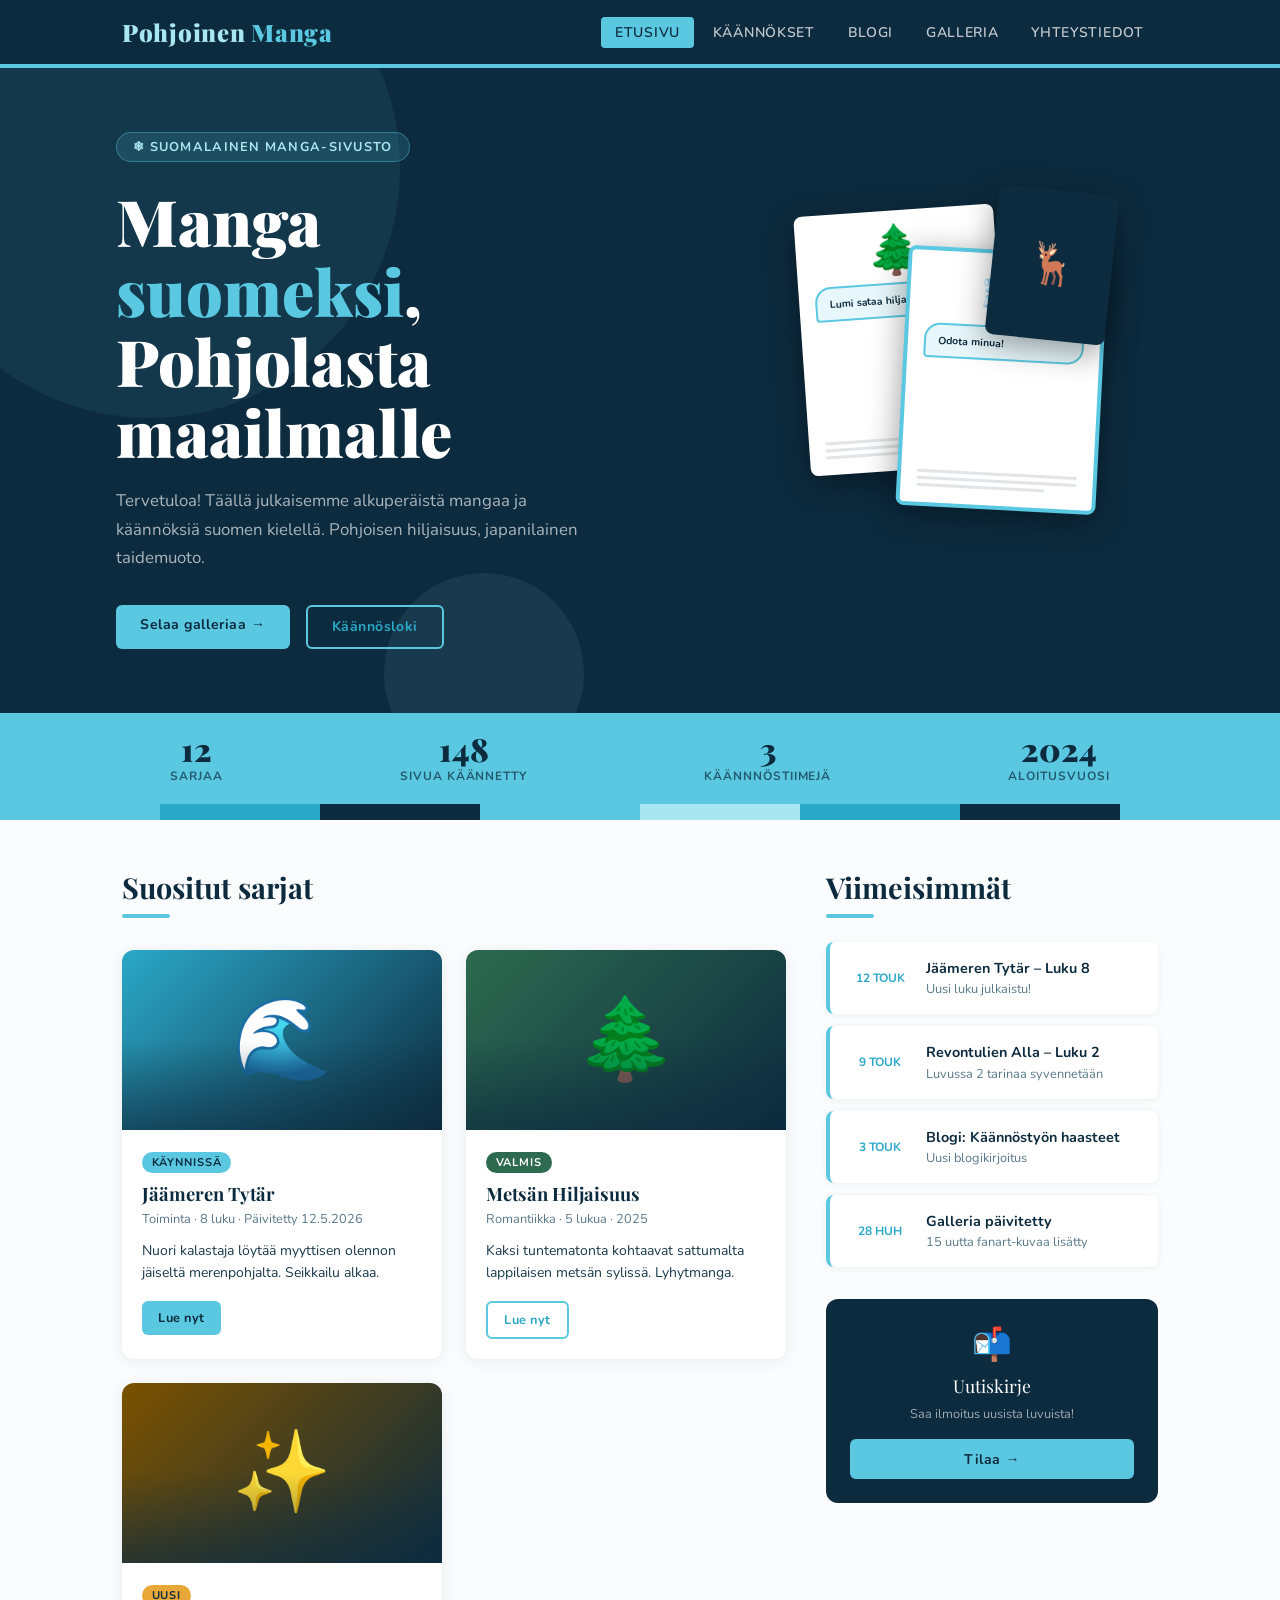
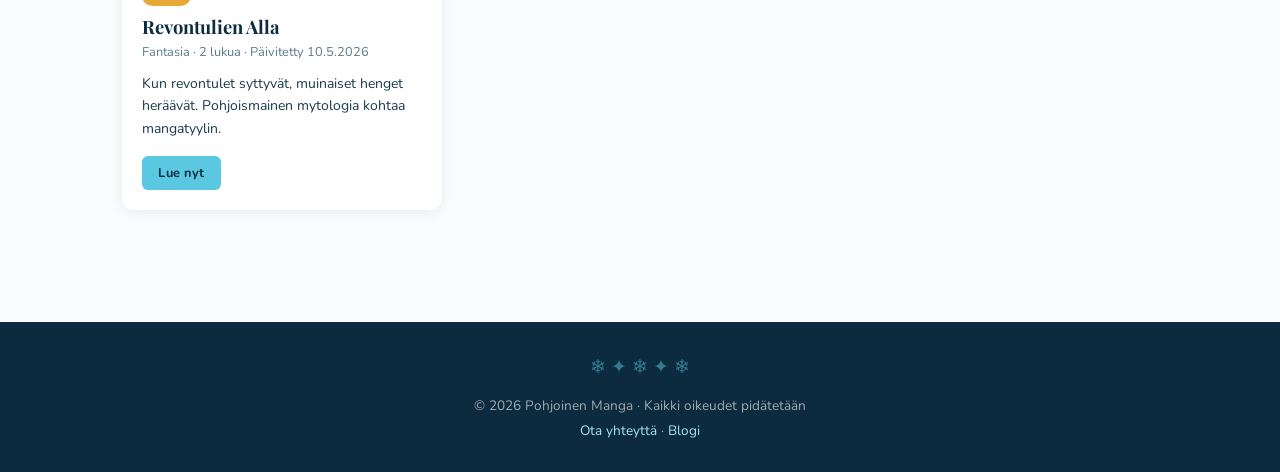
<file: index.html>
<!DOCTYPE html>
<html lang="fi">
<head>
  <meta charset="UTF-8" />
  <meta name="viewport" content="width=device-width, initial-scale=1.0" />
  <title>Pohjoinen Manga – Suomalainen Manga-sivusto</title>
  <link rel="stylesheet" href="style.css" />
  <style>
    /* ===== HOME-SPECIFIC ===== */
    .hero {
      background: var(--midnight);
      min-height: 520px;
      display: grid;
      grid-template-columns: 1fr 1fr;
      align-items: center;
      gap: 2rem;
      padding: 4rem 2rem;
      max-width: 100%;
      position: relative;
      overflow: hidden;
    }

    /* Big decorative snowflake */
    .hero-bg-flake {
      position: absolute;
      right: -60px;
      top: -60px;
      width: 420px;
      height: 420px;
      opacity: 0.04;
      font-size: 420px;
      line-height: 1;
      pointer-events: none;
      user-select: none;
    }

    /* Marimekko-style circles behind text */
    .hero-bg-circle {
      position: absolute;
      border-radius: 50%;
      opacity: 0.08;
    }
    .hbc1 { width: 500px; height: 500px; background: var(--sky); top: -150px; left: -100px; }
    .hbc2 { width: 200px; height: 200px; background: var(--sky-light); bottom: -60px; left: 30%; }

    .hero-text { position: relative; padding-left: 3rem; max-width: 520px; margin: 0 auto; }

    .hero-tag {
      display: inline-flex;
      align-items: center;
      gap: 0.5rem;
      background: rgba(91,200,226,0.15);
      border: 1px solid rgba(91,200,226,0.4);
      border-radius: 20px;
      padding: 0.3rem 1rem;
      color: var(--sky-light);
      font-size: 0.8rem;
      font-weight: 700;
      letter-spacing: 0.1em;
      text-transform: uppercase;
      margin-bottom: 1.5rem;
    }

    .hero h1 {
      font-family: 'Playfair Display', serif;
      font-size: clamp(2.4rem, 5vw, 4rem);
      font-weight: 900;
      color: #fff;
      line-height: 1.1;
      margin-bottom: 1.25rem;
    }

    .hero h1 em {
      font-style: normal;
      color: var(--sky);
    }

    .hero p {
      color: rgba(255,255,255,0.65);
      font-size: 1.05rem;
      line-height: 1.7;
      margin-bottom: 2rem;
    }

    .hero-btns {
      display: flex;
      gap: 1rem;
      flex-wrap: wrap;
    }

    /* Manga showcase panel */
    .hero-visual {
      position: relative;
      display: flex;
      align-items: center;
      justify-content: center;
    }

    .manga-panel-stack {
      position: relative;
      width: 320px;
      height: 400px;
    }

    .manga-panel {
      position: absolute;
      border-radius: 8px;
      background: var(--birch);
      display: flex;
      flex-direction: column;
      align-items: center;
      justify-content: center;
      box-shadow: 0 8px 32px rgba(0,0,0,0.4);
      overflow: hidden;
    }

    .mp1 {
      width: 200px; height: 260px;
      top: 20px; left: 10px;
      background: #fff;
      transform: rotate(-4deg);
    }

    .mp2 {
      width: 200px; height: 260px;
      top: 60px; left: 110px;
      background: #fff;
      transform: rotate(3deg);
      border: 4px solid var(--sky);
    }

    .mp3 {
      width: 120px; height: 150px;
      top: 0; right: 0;
      background: var(--midnight);
      transform: rotate(6deg);
    }

    .manga-panel-inner {
      width: 100%;
      height: 100%;
      display: flex;
      flex-direction: column;
      padding: 1rem;
      gap: 0.5rem;
    }

    /* Manga panel placeholder content */
    .panel-lines {
      flex: 1;
      display: flex;
      flex-direction: column;
      justify-content: flex-end;
      gap: 4px;
    }

    .panel-line {
      height: 3px;
      background: rgba(13,43,62,0.12);
      border-radius: 2px;
    }

    .panel-line.short { width: 60%; }
    .panel-line.medium { width: 80%; }
    .panel-line.full { width: 100%; }

    .panel-bubble {
      background: var(--sky-pale);
      border: 2px solid var(--sky);
      border-radius: 16px 16px 16px 4px;
      padding: 0.5rem 0.75rem;
      font-size: 0.65rem;
      font-weight: 700;
      color: var(--midnight);
    }

    .panel-char {
      font-size: 3rem;
      line-height: 1;
      text-align: center;
    }

    /* Stats bar */
    .stats-bar {
      background: var(--sky);
      padding: 1.25rem 2rem;
    }

    .stats-inner {
      max-width: 1100px;
      margin: 0 auto;
      display: flex;
      justify-content: space-around;
      align-items: center;
      flex-wrap: wrap;
      gap: 1rem;
    }

    .stat {
      text-align: center;
    }

    .stat-num {
      font-family: 'Playfair Display', serif;
      font-size: 2rem;
      font-weight: 900;
      color: var(--midnight);
      line-height: 1;
    }

    .stat-label {
      font-size: 0.75rem;
      font-weight: 700;
      letter-spacing: 0.08em;
      text-transform: uppercase;
      color: rgba(13,43,62,0.7);
      margin-top: 0.2rem;
    }

    /* Featured works grid */
    .works-grid {
      display: grid;
      grid-template-columns: repeat(auto-fill, minmax(280px, 1fr));
      gap: 1.5rem;
      margin-top: 2rem;
    }

    .work-card {
      background: #fff;
      border-radius: 12px;
      overflow: hidden;
      box-shadow: 0 2px 16px rgba(13,43,62,0.08);
      transition: transform 0.25s, box-shadow 0.25s;
    }

    .work-card:hover {
      transform: translateY(-4px);
      box-shadow: 0 8px 32px rgba(13,43,62,0.14);
    }

    .work-thumb {
      height: 180px;
      background: var(--midnight);
      display: flex;
      align-items: center;
      justify-content: center;
      font-size: 5rem;
      position: relative;
      overflow: hidden;
    }

    .work-thumb::after {
      content: '';
      position: absolute;
      inset: 0;
      background: linear-gradient(to bottom, transparent 50%, rgba(13,43,62,0.6));
    }

    .wt-blue { background: linear-gradient(135deg, var(--sky-deep), var(--midnight)); }
    .wt-pine { background: linear-gradient(135deg, var(--pine), var(--midnight)); }
    .wt-gold { background: linear-gradient(135deg, #7b5200, var(--midnight)); }

    .work-body {
      padding: 1.25rem;
    }

    .work-title {
      font-family: 'Playfair Display', serif;
      font-size: 1.15rem;
      font-weight: 700;
      color: var(--midnight);
      margin: 0.5rem 0 0.25rem;
    }

    .work-meta {
      font-size: 0.8rem;
      color: var(--text-light);
      margin-bottom: 0.75rem;
    }

    .work-desc {
      font-size: 0.875rem;
      color: var(--text);
      line-height: 1.6;
      margin-bottom: 1rem;
    }

    /* Latest updates */
    .updates-list {
      margin-top: 1.5rem;
      display: flex;
      flex-direction: column;
      gap: 0.75rem;
    }

    .update-item {
      display: flex;
      align-items: center;
      gap: 1rem;
      background: #fff;
      border-radius: 8px;
      padding: 1rem 1.25rem;
      box-shadow: 0 1px 8px rgba(13,43,62,0.06);
      border-left: 4px solid var(--sky);
      transition: border-color 0.2s;
    }

    .update-item:hover { border-color: var(--sky-deep); }

    .update-date {
      font-size: 0.75rem;
      font-weight: 700;
      color: var(--sky-deep);
      min-width: 60px;
      text-align: center;
    }

    .update-info { flex: 1; }
    .update-title { font-weight: 700; font-size: 0.9rem; color: var(--midnight); }
    .update-sub { font-size: 0.8rem; color: var(--text-light); margin-top: 0.15rem; }

    /* Two-col layout */
    .two-col {
      display: grid;
      grid-template-columns: 2fr 1fr;
      gap: 2.5rem;
      align-items: start;
    }

    @media (max-width: 900px) {
      .hero {
        grid-template-columns: 1fr;
        text-align: center;
        padding: 3rem 1.5rem;
      }
      .hero-text { padding-left: 0; }
      .hero-btns { justify-content: center; }
      .hero-visual { display: none; }
      .two-col { grid-template-columns: 1fr; }
    }
  </style>
</head>
<body>

<nav>
  <div class="nav-inner">
    <a class="nav-logo" href="index.html">Pohjoinen <span>Manga</span></a>
    <ul class="nav-links">
      <li><a href="index.html" class="active">Etusivu</a></li>
      <li><a href="translation.html">Käännökset</a></li>
      <li><a href="blog.html">Blogi</a></li>
      <li><a href="gallery.html">Galleria</a></li>
      <li><a href="contact.html">Yhteystiedot</a></li>
    </ul>
  </div>
</nav>

<!-- HERO -->
<section class="hero">
  <div class="hbc1 hero-bg-circle"></div>
  <div class="hbc2 hero-bg-circle"></div>

  <div class="hero-text">
    <div class="hero-tag">❄ Suomalainen manga-sivusto</div>
    <h1>Manga <em>suomeksi</em>, Pohjolasta maailmalle</h1>
    <p>Tervetuloa! Täällä julkaisemme alkuperäistä mangaa ja käännöksiä suomen kielellä. Pohjoisen hiljaisuus, japanilainen taidemuoto.</p>
    <div class="hero-btns">
      <a href="gallery.html" class="btn btn-primary">Selaa galleriaa →</a>
      <a href="translation.html" class="btn btn-outline">Käännösloki</a>
    </div>
  </div>

  <div class="hero-visual">
    <div class="manga-panel-stack">
      <div class="manga-panel mp1">
        <div class="manga-panel-inner">
          <div class="panel-char">🌲</div>
          <div class="panel-bubble">Lumi sataa hiljaa…</div>
          <div class="panel-lines">
            <div class="panel-line full"></div>
            <div class="panel-line medium"></div>
            <div class="panel-line short"></div>
          </div>
        </div>
      </div>
      <div class="manga-panel mp2">
        <div class="manga-panel-inner">
          <div class="panel-char">❄️</div>
          <div class="panel-bubble">Odota minua!</div>
          <div class="panel-lines">
            <div class="panel-line full"></div>
            <div class="panel-line full"></div>
            <div class="panel-line medium"></div>
          </div>
        </div>
      </div>
      <div class="manga-panel mp3">
        <div class="manga-panel-inner" style="align-items:center;justify-content:center;">
          <div style="font-size:2.5rem;">🦌</div>
        </div>
      </div>
    </div>
  </div>
</section>

<!-- STATS BAR -->
<div class="stats-bar">
  <div class="stats-inner">
    <div class="stat">
      <div class="stat-num">12</div>
      <div class="stat-label">Sarjaa</div>
    </div>
    <div class="stat">
      <div class="stat-num">148</div>
      <div class="stat-label">Sivua käännetty</div>
    </div>
    <div class="stat">
      <div class="stat-num">3</div>
      <div class="stat-label">Käännnöstiimejä</div>
    </div>
    <div class="stat">
      <div class="stat-num">2024</div>
      <div class="stat-label">Aloitusvuosi</div>
    </div>
  </div>
</div>

<div class="mm-divider">
  <span></span><span></span><span></span><span></span>
  <span></span><span></span><span></span><span></span>
</div>

<!-- MAIN CONTENT -->
<div class="main-content">
  <div class="two-col">

    <!-- LEFT: Featured works -->
    <div>
      <h2 class="section-title">Suositut sarjat</h2>
      <div class="works-grid">

        <div class="work-card fade-up fade-up-1">
          <div class="work-thumb wt-blue">🌊</div>
          <div class="work-body">
            <span class="badge">Käynnissä</span>
            <div class="work-title">Jäämeren Tytär</div>
            <div class="work-meta">Toiminta · 8 luku · Päivitetty 12.5.2026</div>
            <div class="work-desc">Nuori kalastaja löytää myyttisen olennon jäiseltä merenpohjalta. Seikkailu alkaa.</div>
            <a href="gallery.html" class="btn btn-primary" style="font-size:0.8rem;padding:0.5rem 1rem;">Lue nyt</a>
          </div>
        </div>

        <div class="work-card fade-up fade-up-2">
          <div class="work-thumb wt-pine">🌲</div>
          <div class="work-body">
            <span class="badge pine">Valmis</span>
            <div class="work-title">Metsän Hiljaisuus</div>
            <div class="work-meta">Romantiikka · 5 lukua · 2025</div>
            <div class="work-desc">Kaksi tuntematonta kohtaavat sattumalta lappilaisen metsän sylissä. Lyhytmanga.</div>
            <a href="gallery.html" class="btn btn-outline" style="font-size:0.8rem;padding:0.5rem 1rem;">Lue nyt</a>
          </div>
        </div>

        <div class="work-card fade-up fade-up-3">
          <div class="work-thumb wt-gold">✨</div>
          <div class="work-body">
            <span class="badge gold">Uusi</span>
            <div class="work-title">Revontulien Alla</div>
            <div class="work-meta">Fantasia · 2 lukua · Päivitetty 10.5.2026</div>
            <div class="work-desc">Kun revontulet syttyvät, muinaiset henget heräävät. Pohjoismainen mytologia kohtaa mangatyylin.</div>
            <a href="gallery.html" class="btn btn-primary" style="font-size:0.8rem;padding:0.5rem 1rem;">Lue nyt</a>
          </div>
        </div>

      </div>
    </div>

    <!-- RIGHT: Latest updates -->
    <div>
      <h2 class="section-title">Viimeisimmät</h2>
      <div class="updates-list">
        <div class="update-item fade-up fade-up-1">
          <div class="update-date">12 TOUK</div>
          <div class="update-info">
            <div class="update-title">Jäämeren Tytär – Luku 8</div>
            <div class="update-sub">Uusi luku julkaistu!</div>
          </div>
        </div>
        <div class="update-item fade-up fade-up-2">
          <div class="update-date">9 TOUK</div>
          <div class="update-info">
            <div class="update-title">Revontulien Alla – Luku 2</div>
            <div class="update-sub">Luvussa 2 tarinaa syvennetään</div>
          </div>
        </div>
        <div class="update-item fade-up fade-up-3">
          <div class="update-date">3 TOUK</div>
          <div class="update-info">
            <div class="update-title">Blogi: Käännöstyön haasteet</div>
            <div class="update-sub">Uusi blogikirjoitus</div>
          </div>
        </div>
        <div class="update-item fade-up fade-up-4">
          <div class="update-date">28 HUH</div>
          <div class="update-info">
            <div class="update-title">Galleria päivitetty</div>
            <div class="update-sub">15 uutta fanart-kuvaa lisätty</div>
          </div>
        </div>
      </div>

      <div style="margin-top: 2rem; background: var(--midnight); border-radius: 12px; padding: 1.5rem; text-align: center;">
        <div style="font-size: 2rem; margin-bottom: 0.5rem;">📬</div>
        <div style="font-family: 'Playfair Display', serif; font-size: 1.1rem; color: #fff; margin-bottom: 0.5rem;">Uutiskirje</div>
        <div style="font-size: 0.8rem; color: rgba(255,255,255,0.6); margin-bottom: 1rem;">Saa ilmoitus uusista luvuista!</div>
        <a href="contact.html" class="btn btn-primary" style="width:100%; display:block; text-align:center;">Tilaa →</a>
      </div>
    </div>

  </div>
</div>

<footer>
  <div class="footer-pattern">❄ ✦ ❄ ✦ ❄</div>
  <p>© 2026 Pohjoinen Manga · Kaikki oikeudet pidätetään</p>
  <p style="margin-top:0.4rem;"><a href="contact.html">Ota yhteyttä</a> · <a href="blog.html">Blogi</a></p>
</footer>

</body>
</html>
</file>
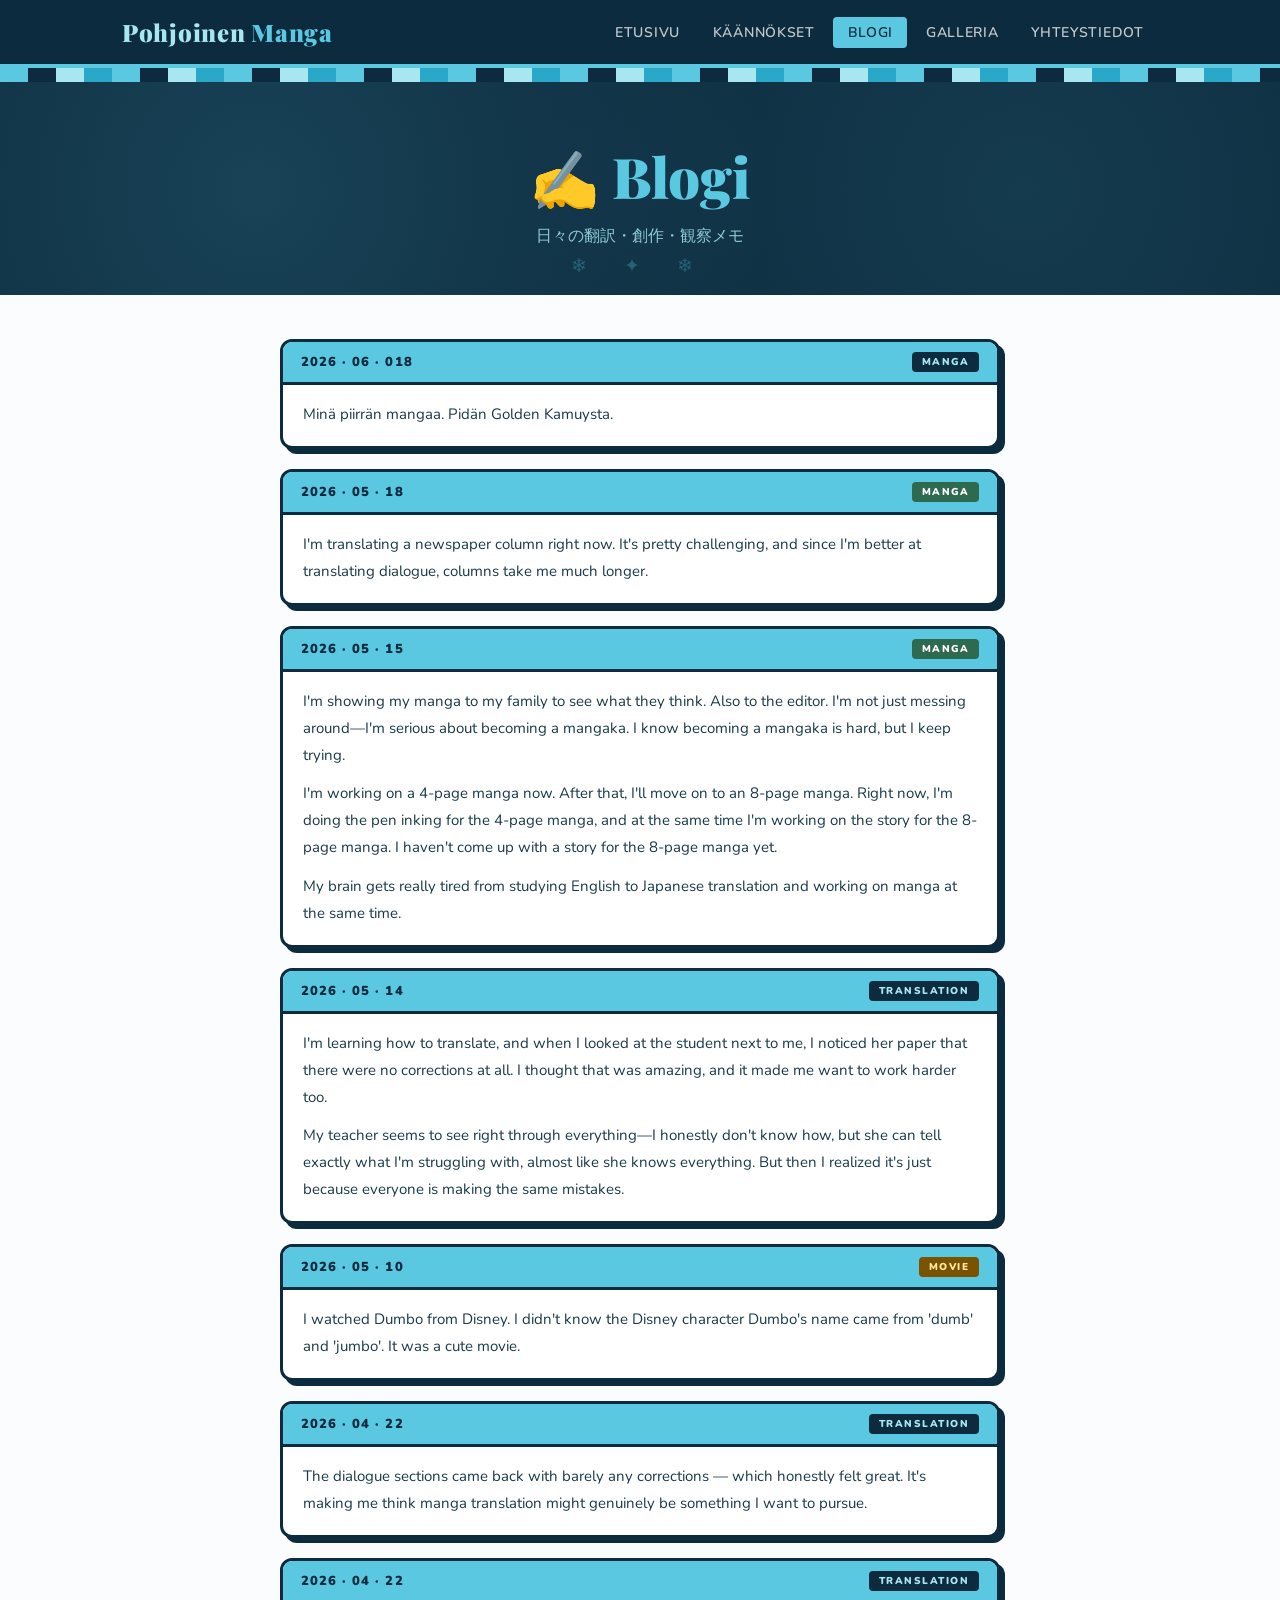
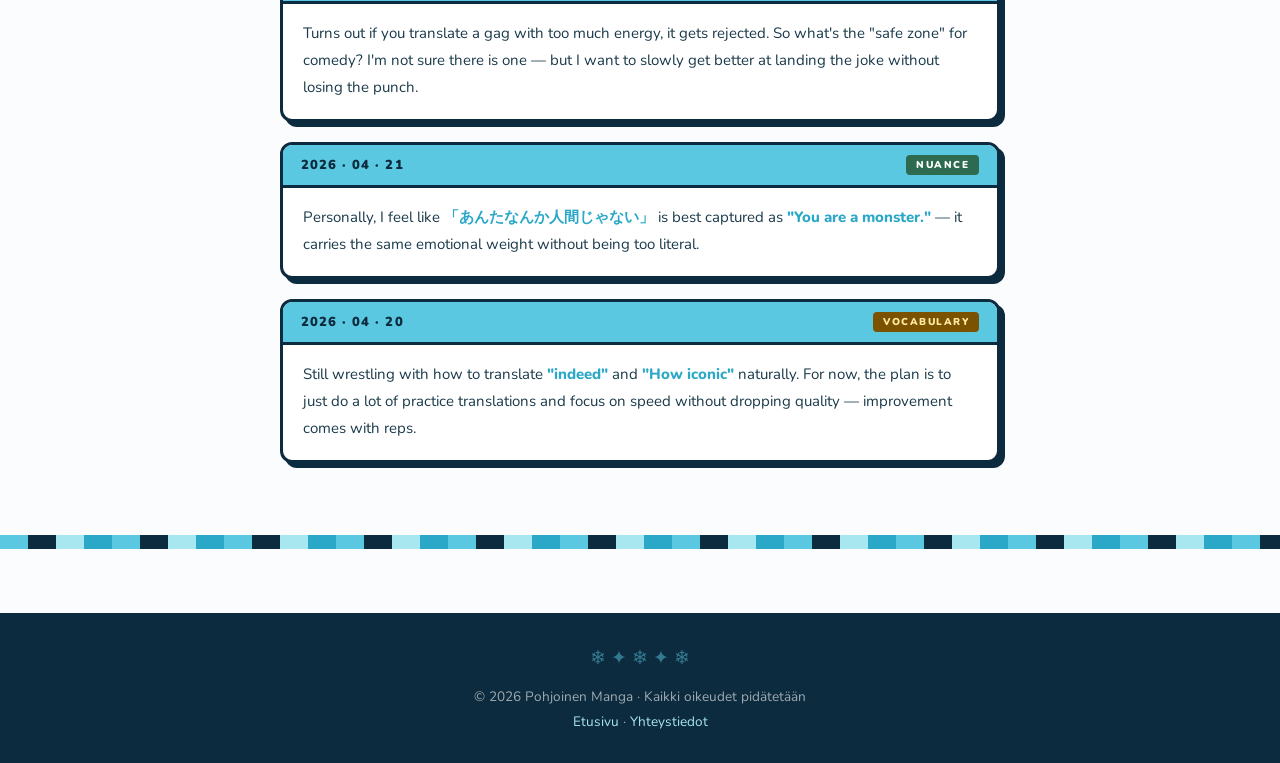
<file: blog.html>
<!DOCTYPE html>
<html lang="fi">
<head>
  <meta charset="UTF-8" />
  <meta name="viewport" content="width=device-width, initial-scale=1.0" />
  <title>Blogi – Pohjoinen Manga</title>
  <link href="https://fonts.googleapis.com/css2?family=Playfair+Display:wght@400;700;900&family=Nunito:wght@400;600;700;900&display=swap" rel="stylesheet">
  <link rel="stylesheet" href="style.css" />
  <style>

    /* ── STRIPE BAR ── */
    .stripe-bar {
      height: 14px;
      background-image: repeating-linear-gradient(
        90deg,
        var(--sky)       0px,  var(--sky)       28px,
        var(--midnight)  28px, var(--midnight)   56px,
        var(--sky-light) 56px, var(--sky-light)  84px,
        var(--sky-deep)  84px, var(--sky-deep)  112px
      );
    }

    /* ── CONTAINER ── */
    .container {
      max-width: 760px;
      margin: 44px auto 72px;
      padding: 0 20px;
      display: flex;
      flex-direction: column;
      gap: 20px;
    }

    /* ── FILTER BAR ── */
    .filter-wrap {
      max-width: 760px;
      margin: 32px auto 0;
      padding: 0 20px;
      display: flex;
      gap: 8px;
      flex-wrap: wrap;
      align-items: center;
    }

    .filter-label {
      font-family: 'Nunito', sans-serif;
      font-size: 12px;
      font-weight: 900;
      letter-spacing: 0.08em;
      text-transform: uppercase;
      color: var(--text-light);
    }

    .filter-btn {
      padding: 6px 16px;
      background: #fff;
      border: 2.5px solid var(--midnight);
      border-radius: 30px;
      font-family: 'Nunito', sans-serif;
      font-weight: 900;
      font-size: 12px;
      color: var(--midnight);
      cursor: pointer;
      box-shadow: 2px 2px 0 var(--midnight);
      transition: background 0.15s, color 0.15s;
    }

    .filter-btn:hover,
    .filter-btn.active {
      background: var(--sky);
      border-color: var(--sky-deep);
      box-shadow: 2px 2px 0 var(--sky-deep);
      color: var(--midnight);
    }

    /* ── ENTRY CARD ── */
    .entry-card {
      background: #fff;
      border: 3px solid var(--midnight);
      border-radius: 12px;
      box-shadow: 5px 5px 0 var(--midnight);
      overflow: hidden;
      transition: transform 0.15s, box-shadow 0.15s;
      animation: fadeUp 0.4s ease both;
    }

    .entry-card:hover {
      transform: translate(-2px, -2px);
      box-shadow: 7px 7px 0 var(--midnight);
    }

    .entry-card:nth-child(1)  { animation-delay: 0.04s; }
    .entry-card:nth-child(2)  { animation-delay: 0.08s; }
    .entry-card:nth-child(3)  { animation-delay: 0.12s; }
    .entry-card:nth-child(4)  { animation-delay: 0.16s; }
    .entry-card:nth-child(5)  { animation-delay: 0.20s; }
    .entry-card:nth-child(6)  { animation-delay: 0.24s; }
    .entry-card:nth-child(7)  { animation-delay: 0.28s; }
    .entry-card:nth-child(8)  { animation-delay: 0.32s; }
    .entry-card:nth-child(9)  { animation-delay: 0.36s; }

    /* カードヘッダー（日付＋タグ） */
    .entry-header {
      background: var(--sky);
      border-bottom: 3px solid var(--midnight);
      padding: 10px 18px;
      display: flex;
      align-items: center;
      gap: 10px;
    }

    .entry-date {
      font-family: 'Nunito', sans-serif;
      font-size: 13px;
      font-weight: 900;
      letter-spacing: 0.08em;
      color: var(--midnight);
    }

    .entry-tag {
      margin-left: auto;
      font-size: 10px;
      font-weight: 900;
      letter-spacing: 1.5px;
      text-transform: uppercase;
      background: var(--midnight);
      color: var(--sky-light);
      padding: 3px 10px;
      border-radius: 4px;
      font-family: 'Nunito', sans-serif;
      white-space: nowrap;
    }

    .entry-tag.green { background: var(--pine); color: #fff; }
    .entry-tag.gold  { background: #7b5200; color: #ffe9a0; }

    /* 本文 */
    .entry-body {
      padding: 16px 20px 18px;
    }

    .entry-body p {
      font-size: 15px;
      line-height: 1.8;
      color: var(--text);
    }

    .entry-body p + p {
      margin-top: 0.75em;
    }

    .entry-body strong {
      color: var(--sky-deep);
      font-weight: 800;
    }

    /* ── SECTION DIVIDER ── */
    .section-divider {
      display: flex;
      align-items: center;
      gap: 14px;
      margin: 4px 0;
    }

    .section-divider span {
      font-family: 'Nunito', sans-serif;
      font-size: 11px;
      font-weight: 900;
      letter-spacing: 0.12em;
      text-transform: uppercase;
      color: var(--text-light);
      white-space: nowrap;
    }

    .section-divider::before,
    .section-divider::after {
      content: '';
      flex: 1;
      height: 2px;
      background: repeating-linear-gradient(
        90deg,
        var(--sky-deep) 0, var(--sky-deep) 5px,
        transparent 5px, transparent 11px
      );
      opacity: 0.35;
    }

    @media (max-width: 580px) {
      .container { padding: 0 12px; }
      .entry-body p { font-size: 14px; }
    }
  </style>
</head>
<body>

<nav>
  <div class="nav-inner">
    <a class="nav-logo" href="index.html">Pohjoinen <span>Manga</span></a>
    <ul class="nav-links">
      <li><a href="index.html">Etusivu</a></li>
      <li><a href="translation.html">Käännökset</a></li>
      <li><a href="blog.html" class="active">Blogi</a></li>
      <li><a href="gallery.html">Galleria</a></li>
      <li><a href="contact.html">Yhteystiedot</a></li>
    </ul>
  </div>
</nav>

<div class="stripe-bar"></div>

<div class="page-hero">
  <h1>✍️ <span>Blogi</span></h1>
  <p>日々の翻訳・創作・観察メモ</p>
</div>

<div class="container">

  <div class="entry-card" data-tag="Manga">
    <div class="entry-header">
      <span class="entry-date">2026 · 06 · 018</span>
      <span class="entry-tag">Manga</span>
    </div>
    <div class="entry-body">
      <p>Minä piirrän mangaa. Pidän Golden Kamuysta.</p>
    </div>
  </div>

  <div class="entry-card" data-tag="Manga">
    <div class="entry-header">
      <span class="entry-date">2026 · 05 · 18</span>
      <span class="entry-tag green">Manga</span>
    </div>
    <div class="entry-body">
      <p>I'm translating a newspaper column right now.
        It's pretty challenging, and since I'm better at translating dialogue, columns take me much longer.</p>
    </div>
  </div>

  <div class="entry-card" data-tag="Manga">
    <div class="entry-header">
      <span class="entry-date">2026 · 05 · 15</span>
      <span class="entry-tag green">Manga</span>
    </div>
    <div class="entry-body">
      <p>I'm showing my manga to my family to see what they think. Also to the editor.
        I'm not just messing around—I'm serious about becoming a mangaka.
        I know becoming a mangaka is hard, but I keep trying.</p>
      <p>I'm working on a 4-page manga now. After that, I'll move on to an 8-page manga.
        Right now, I'm doing the pen inking for the 4-page manga, and at the same time I'm working on the story for the 8-page manga.
        I haven't come up with a story for the 8-page manga yet.</p>
      <p>My brain gets really tired from studying English to Japanese translation and working on manga at the same time.</p>
    </div>
  </div>

  <div class="entry-card" data-tag="Translation">
    <div class="entry-header">
      <span class="entry-date">2026 · 05 · 14</span>
      <span class="entry-tag">Translation</span>
    </div>
    <div class="entry-body">
      <p>I'm learning how to translate, and when I looked at the student next to me, I noticed her paper that there were no corrections at all. I thought that was amazing, and it made me want to work harder too.</p>
      <p>My teacher seems to see right through everything—I honestly don't know how, but she can tell exactly what I'm struggling with, almost like she knows everything. But then I realized it's just because everyone is making the same mistakes.</p>
    </div>
  </div>

  <div class="entry-card" data-tag="Movie">
    <div class="entry-header">
      <span class="entry-date">2026 · 05 · 10</span>
      <span class="entry-tag gold">Movie</span>
    </div>
    <div class="entry-body">
      <p>I watched Dumbo from Disney. I didn't know the Disney character Dumbo's name came from 'dumb' and 'jumbo'. It was a cute movie.</p>
    </div>
  </div>

  <div class="entry-card" data-tag="Translation">
    <div class="entry-header">
      <span class="entry-date">2026 · 04 · 22</span>
      <span class="entry-tag">Translation</span>
    </div>
    <div class="entry-body">
      <p>The dialogue sections came back with barely any corrections — which honestly felt great. It's making me think manga translation might genuinely be something I want to pursue.</p>
    </div>
  </div>

  <div class="entry-card" data-tag="Translation">
    <div class="entry-header">
      <span class="entry-date">2026 · 04 · 22</span>
      <span class="entry-tag">Translation</span>
    </div>
    <div class="entry-body">
      <p>Turns out if you translate a gag with too much energy, it gets rejected. So what's the "safe zone" for comedy? I'm not sure there is one — but I want to slowly get better at landing the joke without losing the punch.</p>
    </div>
  </div>

  <div class="entry-card" data-tag="Nuance">
    <div class="entry-header">
      <span class="entry-date">2026 · 04 · 21</span>
      <span class="entry-tag green">Nuance</span>
    </div>
    <div class="entry-body">
      <p>Personally, I feel like <strong>「あんたなんか人間じゃない」</strong> is best captured as <strong>"You are a monster."</strong> — it carries the same emotional weight without being too literal.</p>
    </div>
  </div>

  <div class="entry-card" data-tag="Vocabulary">
    <div class="entry-header">
      <span class="entry-date">2026 · 04 · 20</span>
      <span class="entry-tag gold">Vocabulary</span>
    </div>
    <div class="entry-body">
      <p>Still wrestling with how to translate <strong>"indeed"</strong> and <strong>"How iconic"</strong> naturally. For now, the plan is to just do a lot of practice translations and focus on speed without dropping quality — improvement comes with reps.</p>
    </div>
  </div>

</div>

<div class="stripe-bar"></div>

<footer>
  <div class="footer-pattern">❄ ✦ ❄ ✦ ❄</div>
  <p>© 2026 Pohjoinen Manga · Kaikki oikeudet pidätetään</p>
  <p style="margin-top:0.4rem;"><a href="index.html">Etusivu</a> · <a href="contact.html">Yhteystiedot</a></p>
</footer>

<script>
  function filterCards(btn, tag) {
    document.querySelectorAll('.filter-btn').forEach(b => b.classList.remove('active'));
    btn.classList.add('active');
    document.querySelectorAll('.entry-card[data-tag]').forEach(card => {
      card.style.display = (tag === 'all' || card.dataset.tag === tag) ? '' : 'none';
    });
  }
</script>

</body>
</html>
</file>
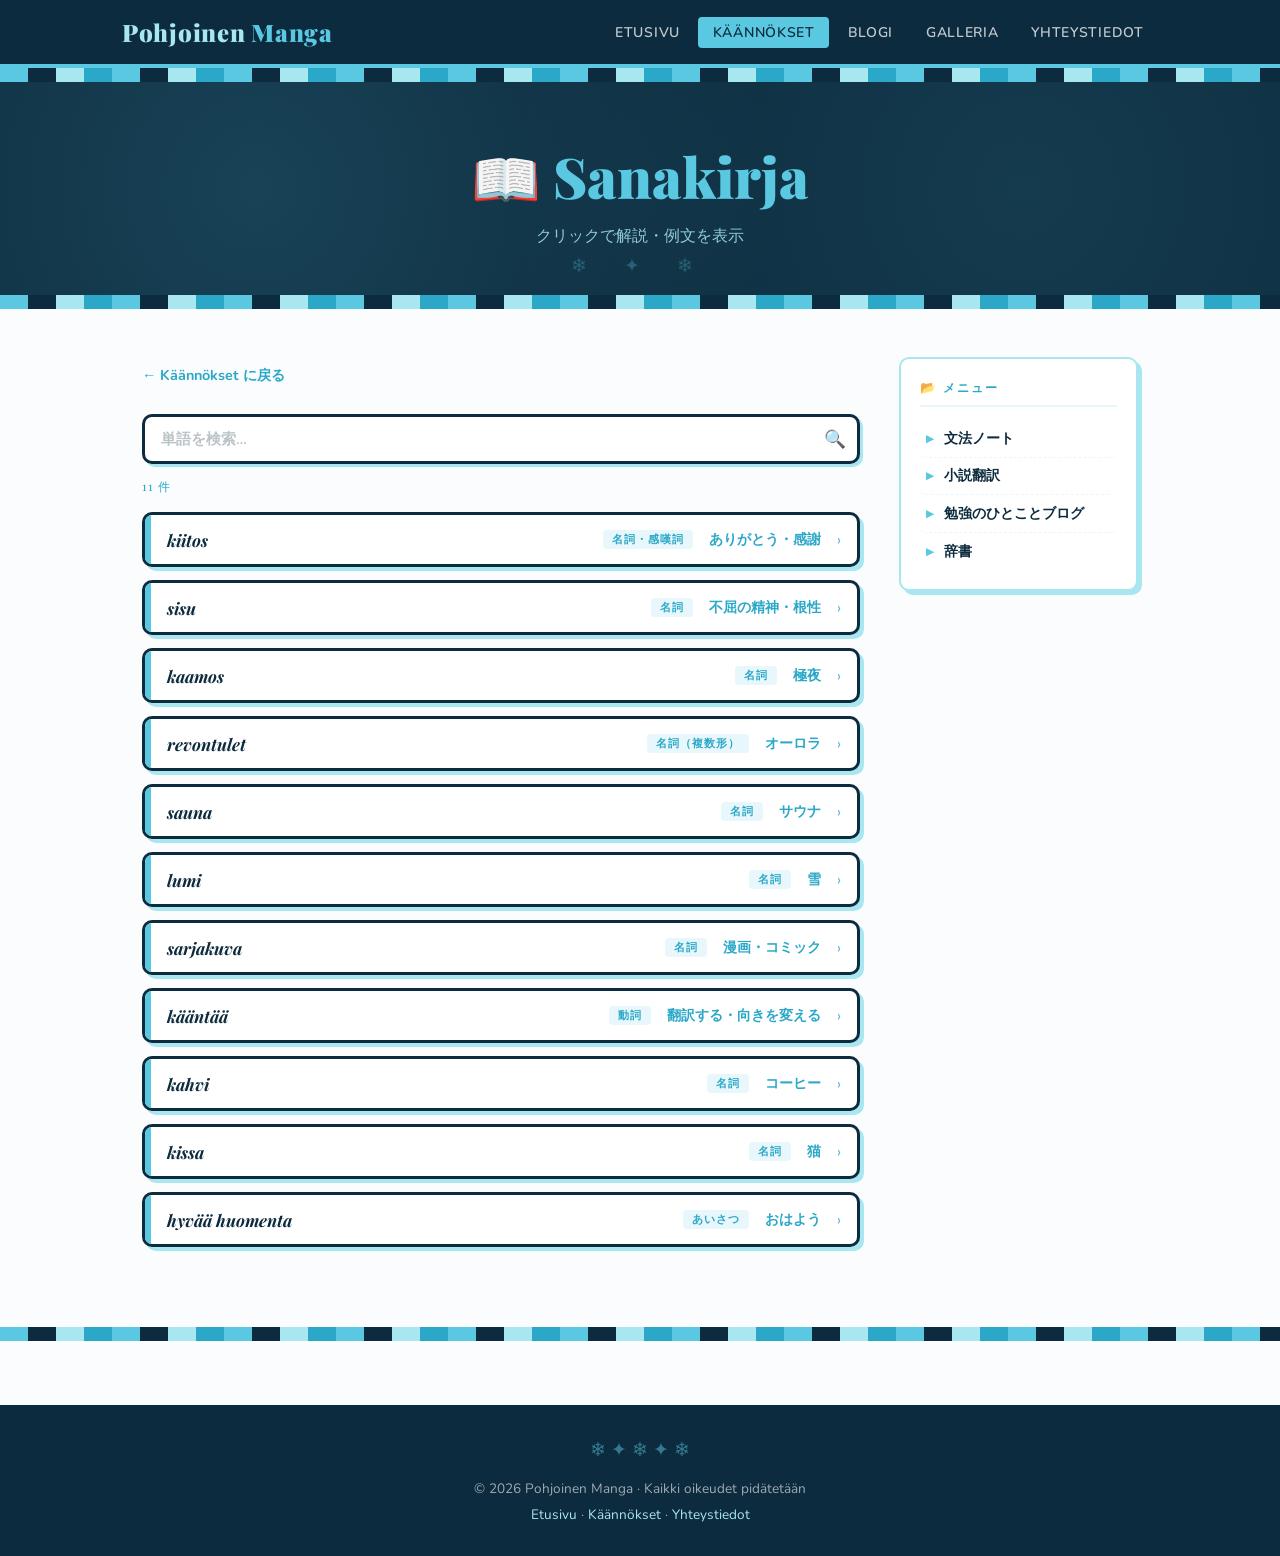
<file: dictionary.html>
<!DOCTYPE html>
<html lang="fi">
<head>
  <meta charset="UTF-8" />
  <meta name="viewport" content="width=device-width, initial-scale=1.0" />
  <title>辞書 – Pohjoinen Manga</title>
  <link href="https://fonts.googleapis.com/css2?family=Playfair+Display:ital,wght@0,700;1,400&family=Nunito:wght@400;600;700;900&display=swap" rel="stylesheet">
  <link rel="stylesheet" href="style.css" />
  <style>

    /* ── STRIPE BAR ── */
    .stripe-bar {
      height: 14px;
      background-image: repeating-linear-gradient(
        90deg,
        var(--sky)       0px,  var(--sky)       28px,
        var(--midnight)  28px, var(--midnight)   56px,
        var(--sky-light) 56px, var(--sky-light)  84px,
        var(--sky-deep)  84px, var(--sky-deep)  112px
      );
    }

    /* ── LAYOUT ── */
    .layout {
      max-width: 1060px;
      margin: 3rem auto 5rem;
      padding: 0 2rem;
      display: flex;
      gap: 2.4rem;
      align-items: flex-start;
    }
    .main-col    { flex: 3; min-width: 0; }
    .sidebar-col { flex: 1; min-width: 180px; position: sticky; top: 84px; }

    /* ── SIDEBAR ── */
    .sidebar-block {
      background: #fff;
      border: 2px solid var(--sky-light);
      border-radius: 10px;
      box-shadow: 4px 4px 0 var(--sky-light);
      padding: 1.2rem;
      margin-bottom: 1.2rem;
    }
    .sidebar-block h3 {
      font-family: 'Playfair Display', serif;
      font-size: .78rem;
      font-weight: 700;
      letter-spacing: 2px;
      text-transform: uppercase;
      color: var(--sky-deep);
      margin-bottom: .8rem;
      padding-bottom: .5rem;
      border-bottom: 2px solid var(--sky-pale);
    }
    .sidebar-link {
      display: flex;
      align-items: center;
      gap: .6rem;
      color: var(--midnight);
      text-decoration: none;
      font-family: 'Nunito', sans-serif;
      font-size: .88rem;
      font-weight: 700;
      padding: .55rem .4rem;
      border-bottom: 1px dashed var(--sky-pale);
      border-radius: 6px;
      transition: background .2s, color .2s, padding-left .2s;
    }
    .sidebar-link:last-child { border-bottom: none; }
    .sidebar-link::before { content: '▶'; font-size: .6rem; color: var(--sky); flex-shrink: 0; }
    .sidebar-link:hover { background: var(--sky-pale); color: var(--sky-deep); padding-left: .7rem; }

    /* ── BACK LINK ── */
    .back-link {
      display: inline-flex;
      align-items: center;
      gap: .4rem;
      color: var(--sky-deep);
      text-decoration: none;
      font-weight: 700;
      font-size: .9rem;
      margin-bottom: 1.2rem;
      padding: 8px 0;
      border-bottom: 2px solid transparent;
      transition: border-color .2s;
    }
    .back-link:hover { border-color: var(--sky); }

    /* ── SEARCH ── */
    .search-wrap { position: relative; margin-bottom: .8rem; }

    .search-input {
      width: 100%;
      background: #fff;
      border: 3px solid var(--midnight);
      border-radius: 10px;
      box-shadow: 3px 3px 0 var(--sky-light);
      color: var(--text);
      font-family: 'Nunito', sans-serif;
      font-size: .95rem;
      font-weight: 700;
      padding: 12px 44px 12px 16px;
      outline: none;
      transition: border-color .2s, box-shadow .2s;
    }
    .search-input::placeholder { color: rgba(26,58,74,.3); font-weight: 600; }
    .search-input:focus { border-color: var(--sky-deep); box-shadow: 3px 3px 0 var(--sky); }

    .search-icon {
      position: absolute;
      right: 14px;
      top: 50%;
      transform: translateY(-50%);
      font-size: 1.1rem;
      pointer-events: none;
    }

    .result-count {
      font-family: 'Playfair Display', serif;
      font-size: .78rem;
      color: var(--sky-deep);
      letter-spacing: 1px;
      text-transform: uppercase;
      margin-bottom: 1rem;
      min-height: 1.2rem;
    }

    /* ── WORD CARDS ── */
    .word-list { display: flex; flex-direction: column; gap: .8rem; }

    .word-card {
      background: #fff;
      border: 3px solid var(--midnight);
      border-radius: 10px;
      box-shadow: 4px 4px 0 var(--sky-light);
      overflow: hidden;
      cursor: pointer;
      transition: transform .15s, box-shadow .15s;
      position: relative;
    }
    .word-card::before {
      content: '';
      position: absolute;
      left: 0; top: 0; bottom: 0;
      width: 6px;
      background: var(--sky);
    }
    .word-card:hover { transform: translate(-2px, -2px); box-shadow: 6px 6px 0 var(--sky); }
    .word-card.open  { border-color: var(--sky-deep); }

    .word-header {
      display: flex;
      align-items: center;
      gap: 1rem;
      padding: .85rem 1rem .85rem 1.4rem;
      flex-wrap: wrap;
    }
    .word-label {
      font-family: 'Playfair Display', serif;
      font-size: 1.05rem;
      font-weight: 700;
      font-style: italic;
      color: var(--midnight);
      flex: 1;
    }
    .word-ja-label {
      font-size: .85rem;
      font-weight: 700;
      color: var(--sky-deep);
    }
    .word-pos {
      font-size: .68rem;
      font-weight: 900;
      letter-spacing: 1px;
      text-transform: uppercase;
      background: var(--sky-pale);
      color: var(--sky-deep);
      padding: 2px 9px;
      border-radius: 4px;
    }
    .word-arrow {
      font-size: 1rem;
      color: var(--sky-deep);
      flex-shrink: 0;
      transition: transform .2s;
      opacity: .8;
    }
    .word-card.open .word-arrow { transform: rotate(90deg); }

    .word-detail {
      display: none;
      border-top: 1px dashed var(--sky-light);
      margin: 0 1rem 0 1.4rem;
    }
    .word-card.open .word-detail { display: block; }

    .word-meaning {
      padding: .9rem 0;
      font-size: .88rem;
      line-height: 1.8;
      color: var(--text);
      border-bottom: 1px dashed var(--sky-light);
    }

    .word-example { padding: .8rem 0 1rem; font-size: .86rem; }
    .word-example .ex-main {
      font-style: italic;
      color: var(--midnight);
      font-weight: 700;
      margin-bottom: 4px;
      background: var(--sky-pale);
      border-left: 4px solid var(--sky);
      padding: 6px 12px;
      border-radius: 0 6px 6px 0;
    }
    .word-example .ex-jp { color: var(--sky-deep); font-size: .82rem; margin-top: 6px; }

    .no-result {
      display: none;
      text-align: center;
      padding: 2.5rem 0;
      font-family: 'Playfair Display', serif;
      font-size: .9rem;
      color: var(--sky-deep);
      opacity: .75;
      letter-spacing: 1px;
    }

    @media (max-width: 760px) {
      .layout { flex-direction: column; padding: 0 1rem; }
      .sidebar-col { position: static; width: 100%; }
    }
  </style>
</head>
<body>

<nav>
  <div class="nav-inner">
    <a class="nav-logo" href="index.html">Pohjoinen <span>Manga</span></a>
    <ul class="nav-links">
      <li><a href="index.html">Etusivu</a></li>
      <li><a href="translation.html" class="active">Käännökset</a></li>
      <li><a href="blog.html">Blogi</a></li>
      <li><a href="gallery.html">Galleria</a></li>
      <li><a href="contact.html">Yhteystiedot</a></li>
    </ul>
  </div>
</nav>

<div class="stripe-bar"></div>

<div class="page-hero">
  <h1>📖 <span>Sanakirja</span></h1>
  <p>クリックで解説・例文を表示</p>
</div>

<div class="stripe-bar"></div>

<div class="layout">

  <!-- ── LEFT ── -->
  <div class="main-col">
    <a class="back-link" href="translation.html">← Käännökset に戻る</a>

    <div class="search-wrap">
      <input class="search-input" type="text" id="searchInput"
        placeholder="単語を検索…" oninput="filterWords()" autocomplete="off">
      <span class="search-icon">🔍</span>
    </div>

    <p class="result-count" id="resultCount"></p>
    <div class="word-list" id="wordList"></div>
    <p class="no-result" id="noResult">見つかりませんでした。</p>
  </div>

  <!-- ── RIGHT: Sidebar ── -->
  <aside class="sidebar-col">
    <div class="sidebar-block">
      <h3>📂 メニュー</h3>
      <a class="sidebar-link" href="grammar.html">文法ノート</a>
      <a class="sidebar-link" href="novel.html">小説翻訳</a>
      <a class="sidebar-link" href="studyblog.html">勉強のひとことブログ</a>
      <a class="sidebar-link" href="dictionary.html">辞書</a>
    </div>
  </aside>

</div>

<div class="stripe-bar"></div>

<footer>
  <div class="footer-pattern">❄ ✦ ❄ ✦ ❄</div>
  <p>© 2026 Pohjoinen Manga · Kaikki oikeudet pidätetään</p>
  <p style="margin-top:0.4rem;"><a href="index.html">Etusivu</a> · <a href="translation.html">Käännökset</a> · <a href="contact.html">Yhteystiedot</a></p>
</footer>

<script>
  const words = [
    { word: "kiitos", pos: "名詞・感嘆詞",
      ja: "ありがとう・感謝",
      meaning: "いちばん基本のお礼の言葉。kiitos paljon で「どうもありがとう」。くだけた場面では kiitti とも言う。お願いするときの「お願いします」の意味でも使える。",
      exMain: "Kiitos paljon avusta!",
      exJa: "手伝ってくれてどうもありがとう！" },

    { word: "sisu", pos: "名詞",
      ja: "不屈の精神・根性",
      meaning: "フィンランド人の気質を表す代表的な言葉。苦しい状況でもあきらめずにやり抜く粘り強さのこと。他の言語にぴったり合う単語がないと言われる。",
      exMain: "Hänellä on paljon sisua.",
      exJa: "彼（彼女）には根性がある。" },

    { word: "kaamos", pos: "名詞",
      ja: "極夜",
      meaning: "冬に太陽が地平線の上に昇らず、一日じゅう薄暗い期間。フィンランド北部のラップランドで見られる。",
      exMain: "Lapissa on kaamos talvella.",
      exJa: "ラップランドでは冬に極夜がある。" },

    { word: "revontulet", pos: "名詞（複数形）",
      ja: "オーロラ",
      meaning: "直訳は「狐の火」。昔の言い伝えで、狐が雪原を走るときに尾から火花が散ってオーロラになると考えられていた。ふつう複数形で使う。",
      exMain: "Näimme revontulet Lapissa.",
      exJa: "私たちはラップランドでオーロラを見た。" },

    { word: "sauna", pos: "名詞",
      ja: "サウナ",
      meaning: "フィンランド語が語源の単語。フィンランドでは家庭にもサウナがあり、生活に欠かせない存在。「〜へ行く」は saunaan（サウナへ）の形になる。",
      exMain: "Menemme saunaan illalla.",
      exJa: "私たちは夜にサウナへ行く。" },

    { word: "lumi", pos: "名詞",
      ja: "雪",
      meaning: "語幹は lume- に変わる（lumessa = 雪の中で）。「雪が降る」は Lunta sataa で、lunta は「雪を」にあたる形（分格）。",
      exMain: "Lunta sataa.",
      exJa: "雪が降っている。" },

    { word: "sarjakuva", pos: "名詞",
      ja: "漫画・コミック",
      meaning: "sarja（シリーズ）+ kuva（絵）でできた複合語。日本の漫画は manga とそのまま呼ぶことも多い。",
      exMain: "Luen sarjakuvaa joka päivä.",
      exJa: "私は毎日漫画を読む。" },

    { word: "kääntää", pos: "動詞",
      ja: "翻訳する・向きを変える",
      meaning: "辞書に載る形（不定詞）は kääntää、「私は翻訳する」は käännän。「〜語に翻訳する」は suomeksi（フィンランド語に）のように -ksi をつける。",
      exMain: "Käännän mangaa suomeksi.",
      exJa: "私は漫画をフィンランド語に翻訳している。" },

    { word: "kahvi", pos: "名詞",
      ja: "コーヒー",
      meaning: "フィンランドは一人あたりのコーヒー消費量が世界トップクラス。コーヒー休憩は kahvitauko と言う。",
      exMain: "Juon kahvia aamulla.",
      exJa: "私は朝にコーヒーを飲む。" },

    { word: "kissa", pos: "名詞",
      ja: "猫",
      meaning: "「〜の上で」は -lla / -llä をつけて sohvalla（ソファの上で）のように言う。",
      exMain: "Kissa nukkuu sohvalla.",
      exJa: "猫がソファの上で寝ている。" },

    { word: "hyvää huomenta", pos: "あいさつ",
      ja: "おはよう",
      meaning: "朝のあいさつ。くだけた言い方は huomenta だけ。昼以降の「こんにちは」は hyvää päivää。",
      exMain: "Hyvää huomenta! Miten nukuit?",
      exJa: "おはよう！よく眠れた？" },

    /* 追加するときはここにコピペ
    { word: "フィンランド語の単語", pos: "品詞",
      ja: "日本語訳",
      meaning: "解説文（ダブルクォートを使いたいときはシングルクォートで囲む）",
      exMain: "例文（フィンランド語）",
      exJa: "例文（日本語）" },
    */
  ];

  let currentQuery = '';

  function filterWords() {
    currentQuery = document.getElementById('searchInput').value.trim().toLowerCase();
    const filtered = words.filter(w =>
      !currentQuery ||
      w.word.toLowerCase().includes(currentQuery) ||
      w.ja.includes(currentQuery) ||
      w.meaning.includes(currentQuery)
    );
    renderWords(filtered);
  }

  function renderWords(list) {
    const container = document.getElementById('wordList');
    const noResult  = document.getElementById('noResult');
    const countEl   = document.getElementById('resultCount');

    if (list.length === 0) {
      container.innerHTML = '';
      noResult.style.display = 'block';
      noResult.textContent = '「' + currentQuery + '」は見つかりませんでした。';
      countEl.textContent = '';
      return;
    }

    noResult.style.display = 'none';
    countEl.textContent = list.length + ' 件';

    container.innerHTML = list.map(w => `
      <div class="word-card" onclick="this.classList.toggle('open')">
        <div class="word-header">
          <span class="word-label">${w.word}</span>
          <span class="word-pos">${w.pos}</span>
          <span class="word-ja-label">${w.ja}</span>
          <span class="word-arrow">›</span>
        </div>
        <div class="word-detail">
          <div class="word-meaning">${w.meaning}</div>
          ${w.exMain ? `
          <div class="word-example">
            <div class="ex-main">${w.exMain}</div>
            <div class="ex-jp">${w.exJa || ''}</div>
          </div>` : ''}
        </div>
      </div>
    `).join('');
  }

  filterWords();
</script>

</body>
</html>
</file>
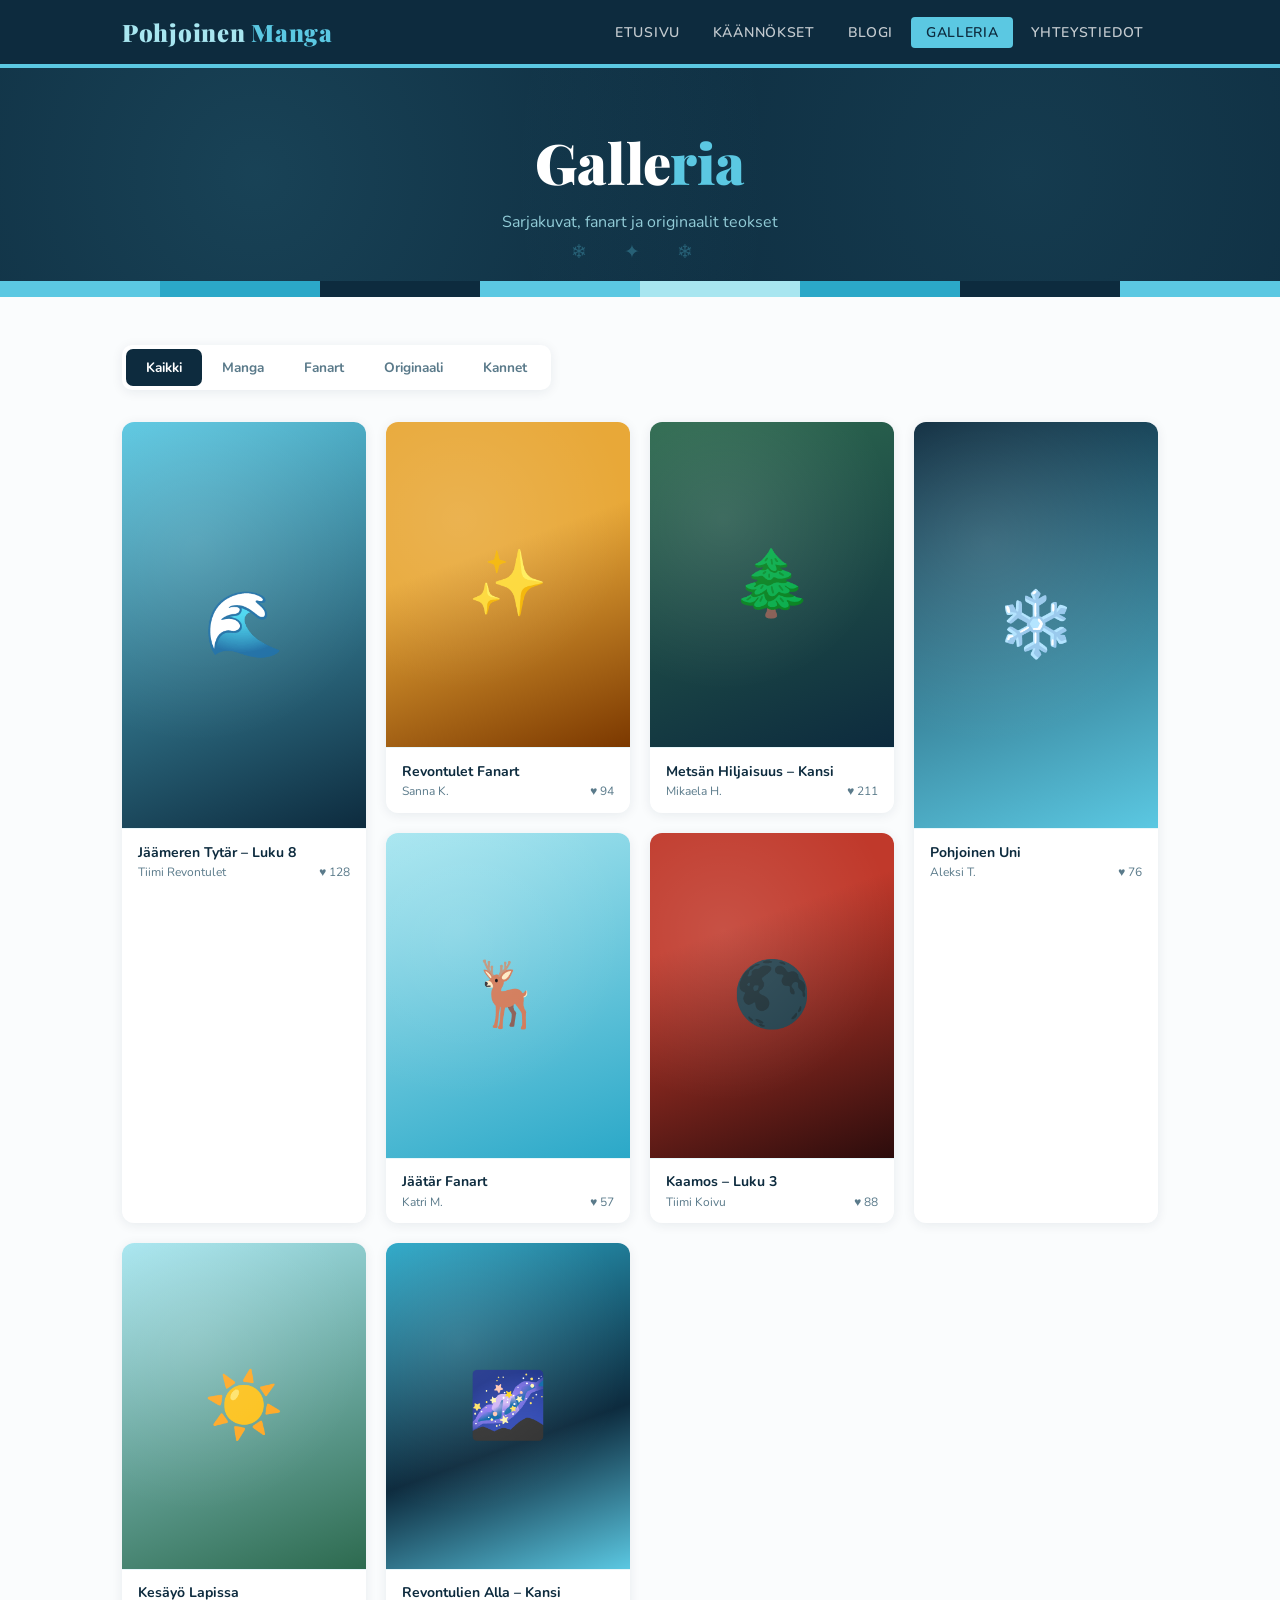
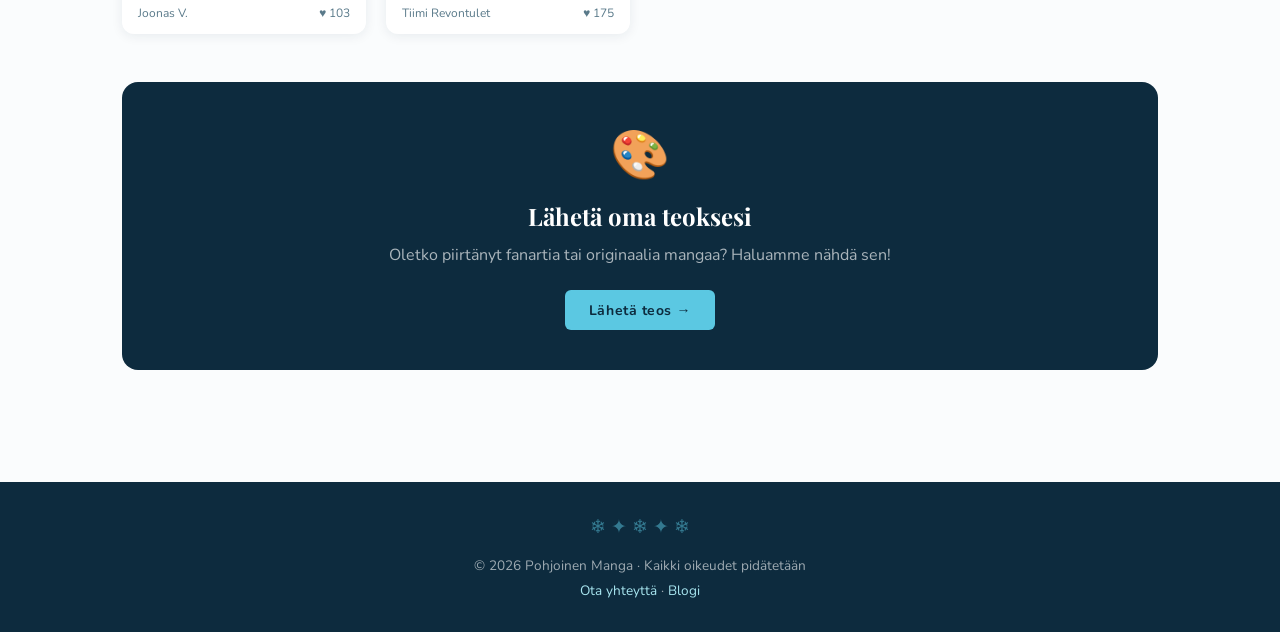
<file: gallery.html>
<!DOCTYPE html>
<html lang="fi">
<head>
  <meta charset="UTF-8" />
  <meta name="viewport" content="width=device-width, initial-scale=1.0" />
  <title>Galleria – Pohjoinen Manga</title>
  <link rel="stylesheet" href="style.css" />
  <style>
    /* Filter tabs */
    .tab-bar {
      display: flex;
      gap: 0;
      background: #fff;
      border-radius: 10px;
      padding: 4px;
      box-shadow: 0 2px 12px rgba(13,43,62,0.08);
      width: fit-content;
      margin-bottom: 2rem;
      flex-wrap: wrap;
    }

    .tab-btn {
      padding: 0.55rem 1.25rem;
      border-radius: 7px;
      border: none;
      background: transparent;
      font-family: 'Nunito', sans-serif;
      font-weight: 700;
      font-size: 0.85rem;
      color: var(--text-light);
      cursor: pointer;
      transition: background 0.2s, color 0.2s;
    }

    .tab-btn:hover { color: var(--sky-deep); }
    .tab-btn.active { background: var(--midnight); color: #fff; }

    /* Gallery masonry-ish grid */
    .gallery-grid {
      display: grid;
      grid-template-columns: repeat(auto-fill, minmax(240px, 1fr));
      gap: 1.25rem;
    }

    .gallery-item {
      border-radius: 12px;
      overflow: hidden;
      background: #fff;
      box-shadow: 0 2px 12px rgba(13,43,62,0.08);
      cursor: pointer;
      transition: transform 0.25s, box-shadow 0.25s;
      position: relative;
    }

    .gallery-item:hover {
      transform: translateY(-4px) scale(1.01);
      box-shadow: 0 12px 40px rgba(13,43,62,0.18);
    }

    .gallery-item.tall { grid-row: span 2; }

    .gallery-thumb {
      width: 100%;
      aspect-ratio: 3/4;
      display: flex;
      align-items: center;
      justify-content: center;
      font-size: 4rem;
      position: relative;
      overflow: hidden;
    }

    .gallery-item.tall .gallery-thumb { aspect-ratio: 3/5; }

    /* Varied Nordic-palette backgrounds */
    .gb-1 { background: linear-gradient(160deg, #5BC8E2 0%, #0D2B3E 100%); }
    .gb-2 { background: linear-gradient(160deg, #A8E6F0 0%, #2BA8C8 100%); }
    .gb-3 { background: linear-gradient(160deg, #2D6A4F 0%, #0D2B3E 100%); }
    .gb-4 { background: linear-gradient(160deg, #E8A838 40%, #7b3800 100%); }
    .gb-5 { background: linear-gradient(160deg, #C0392B 30%, #2c0c0c 100%); }
    .gb-6 { background: linear-gradient(160deg, #0D2B3E 0%, #5BC8E2 100%); }
    .gb-7 { background: linear-gradient(160deg, #A8E6F0 0%, #2D6A4F 100%); }
    .gb-8 { background: linear-gradient(160deg, #2BA8C8 0%, #0D2B3E 60%, #5BC8E2 100%); }

    /* Snowflake-pattern overlay */
    .gallery-thumb::before {
      content: '';
      position: absolute;
      inset: 0;
      background-image: radial-gradient(circle at 30% 30%, rgba(255,255,255,0.12) 0%, transparent 60%);
    }

    .gallery-overlay {
      position: absolute;
      inset: 0;
      background: linear-gradient(to top, rgba(13,43,62,0.85) 0%, transparent 50%);
      opacity: 0;
      transition: opacity 0.25s;
      display: flex;
      flex-direction: column;
      justify-content: flex-end;
      padding: 1.25rem;
    }

    .gallery-item:hover .gallery-overlay { opacity: 1; }

    .gallery-overlay-title {
      font-family: 'Playfair Display', serif;
      font-size: 1rem;
      font-weight: 700;
      color: #fff;
    }

    .gallery-overlay-sub {
      font-size: 0.75rem;
      color: rgba(255,255,255,0.7);
      margin-top: 0.2rem;
    }

    .gallery-info {
      padding: 0.85rem 1rem;
      border-top: 1px solid var(--sky-pale);
    }

    .gallery-info-title {
      font-weight: 700;
      font-size: 0.875rem;
      color: var(--midnight);
    }

    .gallery-info-meta {
      font-size: 0.75rem;
      color: var(--text-light);
      margin-top: 0.15rem;
      display: flex;
      justify-content: space-between;
    }

    /* Lightbox */
    .lightbox {
      position: fixed;
      inset: 0;
      background: rgba(13,43,62,0.93);
      z-index: 1000;
      display: flex;
      align-items: center;
      justify-content: center;
      opacity: 0;
      pointer-events: none;
      transition: opacity 0.3s;
    }

    .lightbox.open {
      opacity: 1;
      pointer-events: all;
    }

    .lightbox-inner {
      background: #fff;
      border-radius: 16px;
      max-width: 600px;
      width: 90%;
      overflow: hidden;
    }

    .lightbox-thumb {
      width: 100%;
      height: 320px;
      display: flex;
      align-items: center;
      justify-content: center;
      font-size: 8rem;
    }

    .lightbox-body {
      padding: 1.75rem 2rem;
    }

    .lightbox-title {
      font-family: 'Playfair Display', serif;
      font-size: 1.4rem;
      font-weight: 700;
      color: var(--midnight);
    }

    .lightbox-meta {
      font-size: 0.8rem;
      color: var(--text-light);
      margin: 0.4rem 0 0.75rem;
    }

    .lightbox-desc {
      font-size: 0.875rem;
      color: var(--text);
      line-height: 1.65;
    }

    .lightbox-close {
      position: absolute;
      top: 1rem;
      right: 1rem;
      background: rgba(255,255,255,0.15);
      border: none;
      color: #fff;
      width: 40px;
      height: 40px;
      border-radius: 50%;
      font-size: 1.25rem;
      cursor: pointer;
      transition: background 0.2s;
      display: flex;
      align-items: center;
      justify-content: center;
    }

    .lightbox-close:hover { background: rgba(255,255,255,0.3); }

    /* Upload CTA */
    .upload-cta {
      background: var(--midnight);
      border-radius: 16px;
      padding: 2.5rem;
      text-align: center;
      margin-top: 3rem;
    }

    .upload-cta h3 {
      font-family: 'Playfair Display', serif;
      color: #fff;
      font-size: 1.5rem;
      margin-bottom: 0.75rem;
    }

    .upload-cta p {
      color: rgba(255,255,255,0.65);
      margin-bottom: 1.5rem;
    }

    @media (max-width: 600px) {
      .gallery-grid { grid-template-columns: repeat(2, 1fr); }
      .gallery-item.tall { grid-row: span 1; }
    }
  </style>
</head>
<body>

<nav>
  <div class="nav-inner">
    <a class="nav-logo" href="index.html">Pohjoinen <span>Manga</span></a>
    <ul class="nav-links">
      <li><a href="index.html">Etusivu</a></li>
      <li><a href="translation.html">Käännökset</a></li>
      <li><a href="blog.html">Blogi</a></li>
      <li><a href="gallery.html" class="active">Galleria</a></li>
      <li><a href="contact.html">Yhteystiedot</a></li>
    </ul>
  </div>
</nav>

<div class="page-hero">
  <h1>Galle<span>ria</span></h1>
  <p>Sarjakuvat, fanart ja originaalit teokset</p>
</div>

<div class="mm-divider">
  <span></span><span></span><span></span><span></span>
  <span></span><span></span><span></span><span></span>
</div>

<div class="main-content">

  <!-- Tabs -->
  <div class="tab-bar">
    <button class="tab-btn active" onclick="setTab(this, 'all')">Kaikki</button>
    <button class="tab-btn" onclick="setTab(this, 'manga')">Manga</button>
    <button class="tab-btn" onclick="setTab(this, 'fanart')">Fanart</button>
    <button class="tab-btn" onclick="setTab(this, 'original')">Originaali</button>
    <button class="tab-btn" onclick="setTab(this, 'cover')">Kannet</button>
  </div>

  <!-- Gallery grid -->
  <div class="gallery-grid" id="galleryGrid">

    <div class="gallery-item tall fade-up" data-cat="manga" data-title="Jäämeren Tytär – Luku 8" data-author="Tiimi Revontulet" data-desc="Luvun 8 avaussivut, joissa päähenkilö kohtaa jäisen hirviön ensimmäistä kertaa." onclick="openLightbox(this, '🌊', 'gb-1')">
      <div class="gallery-thumb gb-1">🌊
        <div class="gallery-overlay">
          <div class="gallery-overlay-title">Jäämeren Tytär – Luku 8</div>
          <div class="gallery-overlay-sub">Tiimi Revontulet · Manga</div>
        </div>
      </div>
      <div class="gallery-info">
        <div class="gallery-info-title">Jäämeren Tytär – Luku 8</div>
        <div class="gallery-info-meta"><span>Tiimi Revontulet</span><span>♥ 128</span></div>
      </div>
    </div>

    <div class="gallery-item fade-up fade-up-1" data-cat="fanart" data-title="Revontulet Fanart" data-author="Sanna K." data-desc="Fanart-teos Revontulien Alla -sarjan päähenkilöistä pohjoisessa yötaivaalla." onclick="openLightbox(this, '✨', 'gb-4')">
      <div class="gallery-thumb gb-4">✨
        <div class="gallery-overlay">
          <div class="gallery-overlay-title">Revontulet Fanart</div>
          <div class="gallery-overlay-sub">Sanna K. · Fanart</div>
        </div>
      </div>
      <div class="gallery-info">
        <div class="gallery-info-title">Revontulet Fanart</div>
        <div class="gallery-info-meta"><span>Sanna K.</span><span>♥ 94</span></div>
      </div>
    </div>

    <div class="gallery-item fade-up fade-up-2" data-cat="cover" data-title="Metsän Hiljaisuus – Kansi" data-author="Mikaela H." data-desc="Virallinen kansikuva Metsän Hiljaisuus -oneshot-mangalle." onclick="openLightbox(this, '🌲', 'gb-3')">
      <div class="gallery-thumb gb-3">🌲
        <div class="gallery-overlay">
          <div class="gallery-overlay-title">Metsän Hiljaisuus – Kansi</div>
          <div class="gallery-overlay-sub">Mikaela H. · Kansi</div>
        </div>
      </div>
      <div class="gallery-info">
        <div class="gallery-info-title">Metsän Hiljaisuus – Kansi</div>
        <div class="gallery-info-meta"><span>Mikaela H.</span><span>♥ 211</span></div>
      </div>
    </div>

    <div class="gallery-item tall fade-up fade-up-1" data-cat="original" data-title="Pohjoinen Uni" data-author="Aleksi T." data-desc="Originaali lyhytmanga hiljaisesta hetkestä talvisessa järvimaisemassa." onclick="openLightbox(this, '❄️', 'gb-6')">
      <div class="gallery-thumb gb-6">❄️
        <div class="gallery-overlay">
          <div class="gallery-overlay-title">Pohjoinen Uni</div>
          <div class="gallery-overlay-sub">Aleksi T. · Originaali</div>
        </div>
      </div>
      <div class="gallery-info">
        <div class="gallery-info-title">Pohjoinen Uni</div>
        <div class="gallery-info-meta"><span>Aleksi T.</span><span>♥ 76</span></div>
      </div>
    </div>

    <div class="gallery-item fade-up fade-up-2" data-cat="fanart" data-title="Jäätär Fanart" data-author="Katri M." data-desc="Värikäs fanart Jäämeren Tytär -sarjan sivuhahmosta talvisessa maisemassa." onclick="openLightbox(this, '🦌', 'gb-2')">
      <div class="gallery-thumb gb-2">🦌
        <div class="gallery-overlay">
          <div class="gallery-overlay-title">Jäätär Fanart</div>
          <div class="gallery-overlay-sub">Katri M. · Fanart</div>
        </div>
      </div>
      <div class="gallery-info">
        <div class="gallery-info-title">Jäätär Fanart</div>
        <div class="gallery-info-meta"><span>Katri M.</span><span>♥ 57</span></div>
      </div>
    </div>

    <div class="gallery-item fade-up fade-up-3" data-cat="manga" data-title="Kaamos – Luku 3" data-author="Tiimi Koivu" data-desc="Dramaattinen kohtaus Kaamos-sarjan kolmannesta luvusta, synkkä tunnelma." onclick="openLightbox(this, '🌑', 'gb-5')">
      <div class="gallery-thumb gb-5">🌑
        <div class="gallery-overlay">
          <div class="gallery-overlay-title">Kaamos – Luku 3</div>
          <div class="gallery-overlay-sub">Tiimi Koivu · Manga</div>
        </div>
      </div>
      <div class="gallery-info">
        <div class="gallery-info-title">Kaamos – Luku 3</div>
        <div class="gallery-info-meta"><span>Tiimi Koivu</span><span>♥ 88</span></div>
      </div>
    </div>

    <div class="gallery-item fade-up fade-up-4" data-cat="original" data-title="Kesäyö Lapissa" data-author="Joonas V." data-desc="Originaali piirros Lapin yöttömästä yöstä, aurinko ei laske ollenkaan." onclick="openLightbox(this, '☀️', 'gb-7')">
      <div class="gallery-thumb gb-7">☀️
        <div class="gallery-overlay">
          <div class="gallery-overlay-title">Kesäyö Lapissa</div>
          <div class="gallery-overlay-sub">Joonas V. · Originaali</div>
        </div>
      </div>
      <div class="gallery-info">
        <div class="gallery-info-title">Kesäyö Lapissa</div>
        <div class="gallery-info-meta"><span>Joonas V.</span><span>♥ 103</span></div>
      </div>
    </div>

    <div class="gallery-item fade-up fade-up-1" data-cat="cover" data-title="Revontulien Alla – Kansi" data-author="Tiimi Revontulet" data-desc="Sarjan virallinen kansikuva, jossa revontulet tanssivat taivaalla." onclick="openLightbox(this, '🌌', 'gb-8')">
      <div class="gallery-thumb gb-8">🌌
        <div class="gallery-overlay">
          <div class="gallery-overlay-title">Revontulien Alla – Kansi</div>
          <div class="gallery-overlay-sub">Tiimi Revontulet · Kansi</div>
        </div>
      </div>
      <div class="gallery-info">
        <div class="gallery-info-title">Revontulien Alla – Kansi</div>
        <div class="gallery-info-meta"><span>Tiimi Revontulet</span><span>♥ 175</span></div>
      </div>
    </div>

  </div>

  <!-- Upload CTA -->
  <div class="upload-cta">
    <div style="font-size:3rem;margin-bottom:0.75rem;">🎨</div>
    <h3>Lähetä oma teoksesi</h3>
    <p>Oletko piirtänyt fanartia tai originaalia mangaa? Haluamme nähdä sen!</p>
    <a href="contact.html" class="btn btn-primary">Lähetä teos →</a>
  </div>

</div>

<!-- Lightbox -->
<div class="lightbox" id="lightbox" onclick="closeLightbox(event)">
  <button class="lightbox-close" onclick="closeLightbox(null, true)">✕</button>
  <div class="lightbox-inner" onclick="event.stopPropagation()">
    <div class="lightbox-thumb" id="lbThumb"></div>
    <div class="lightbox-body">
      <div class="lightbox-title" id="lbTitle"></div>
      <div class="lightbox-meta" id="lbMeta"></div>
      <p class="lightbox-desc" id="lbDesc"></p>
    </div>
  </div>
</div>

<footer>
  <div class="footer-pattern">❄ ✦ ❄ ✦ ❄</div>
  <p>© 2026 Pohjoinen Manga · Kaikki oikeudet pidätetään</p>
  <p style="margin-top:0.4rem;"><a href="contact.html">Ota yhteyttä</a> · <a href="blog.html">Blogi</a></p>
</footer>

<script>
  function setTab(btn, cat) {
    document.querySelectorAll('.tab-btn').forEach(b => b.classList.remove('active'));
    btn.classList.add('active');
    document.querySelectorAll('.gallery-item').forEach(item => {
      item.style.display = (cat === 'all' || item.dataset.cat === cat) ? '' : 'none';
    });
  }

  function openLightbox(el, emoji, bgClass) {
    const lb = document.getElementById('lightbox');
    const thumb = document.getElementById('lbThumb');
    thumb.className = 'lightbox-thumb ' + bgClass;
    thumb.textContent = emoji;
    document.getElementById('lbTitle').textContent = el.dataset.title;
    document.getElementById('lbMeta').textContent = el.dataset.author;
    document.getElementById('lbDesc').textContent = el.dataset.desc;
    lb.classList.add('open');
  }

  function closeLightbox(e, force) {
    if (force || e.target === document.getElementById('lightbox')) {
      document.getElementById('lightbox').classList.remove('open');
    }
  }
</script>

</body>
</html>
</file>
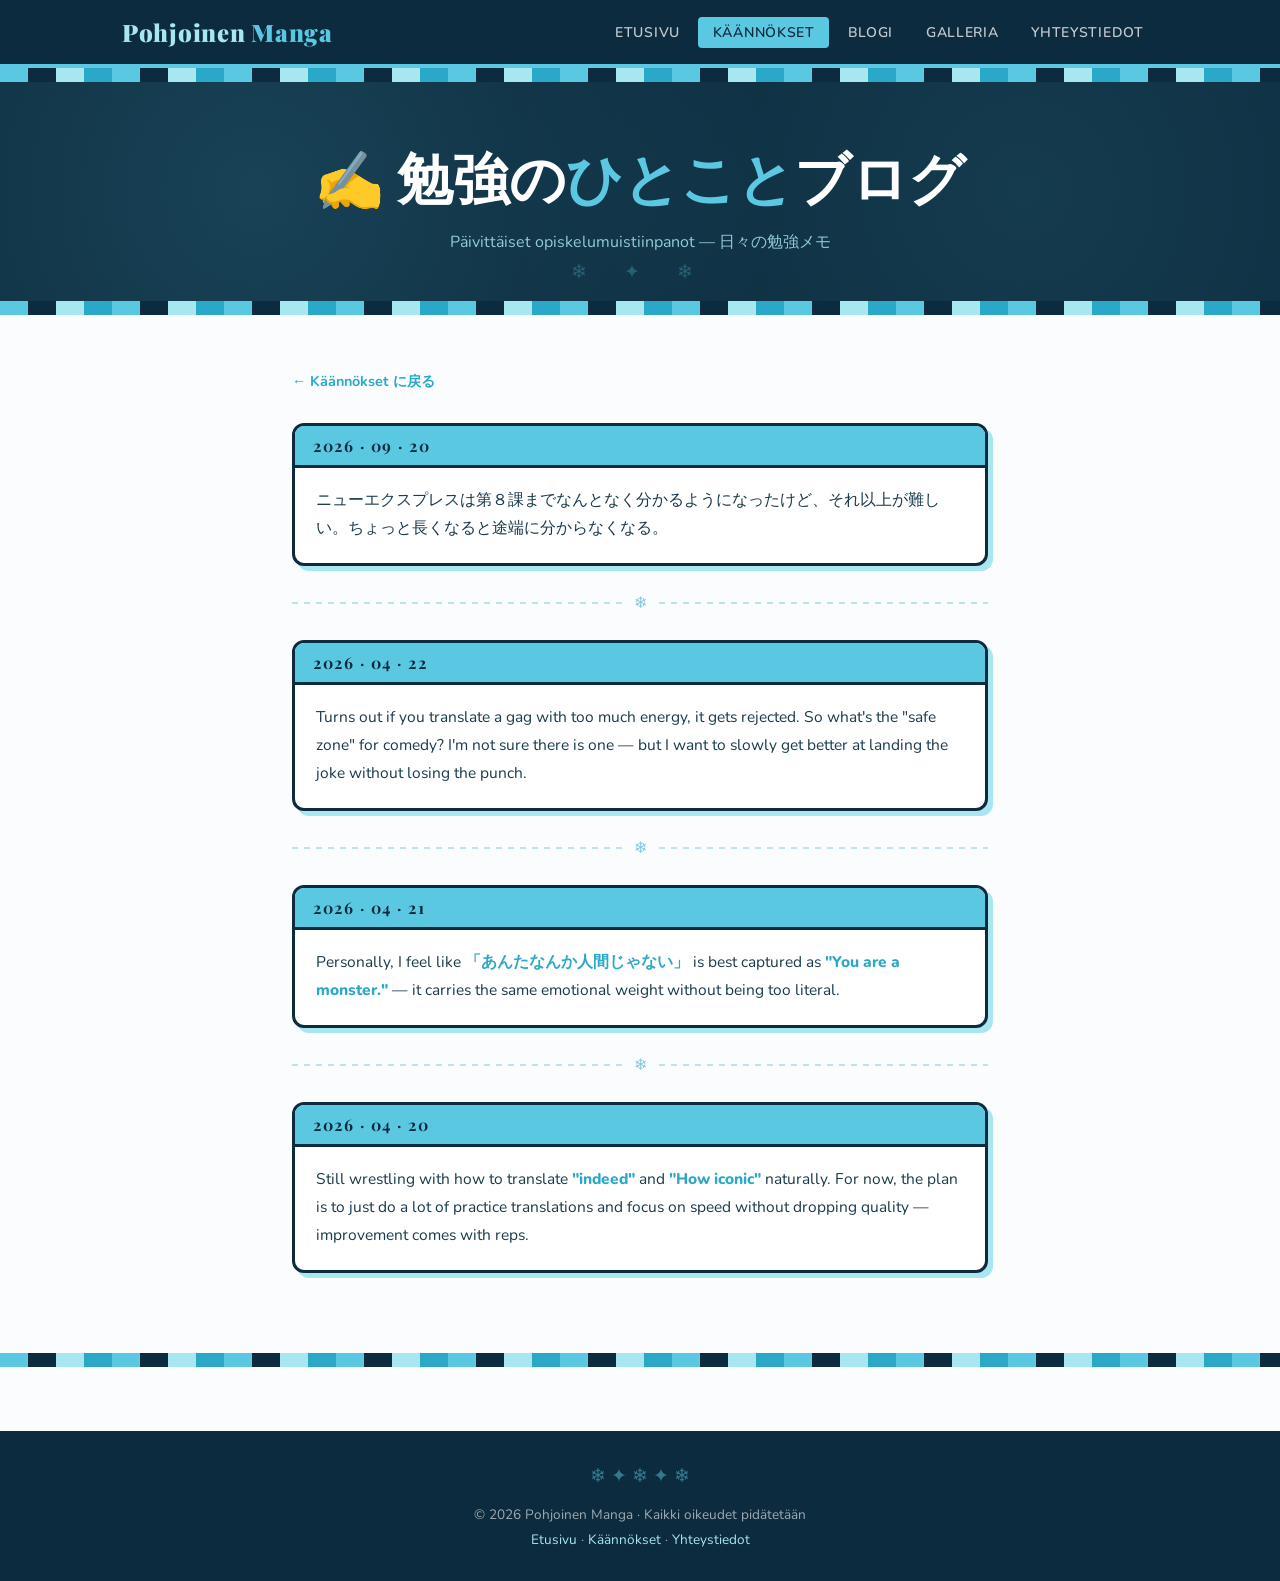
<file: studyblog.html>
<!DOCTYPE html>
<html lang="fi">
<head>
  <meta charset="UTF-8" />
  <meta name="viewport" content="width=device-width, initial-scale=1.0" />
  <title>勉強のひとことブログ – Pohjoinen Manga</title>
  <link href="https://fonts.googleapis.com/css2?family=Playfair+Display:ital,wght@0,700;1,400&family=Nunito:wght@400;600;700;900&display=swap" rel="stylesheet">
  <link rel="stylesheet" href="style.css" />
  <style>

    /* ── STRIPE BAR ── */
    .stripe-bar {
      height: 14px;
      background-image: repeating-linear-gradient(
        90deg,
        var(--sky)       0px,  var(--sky)       28px,
        var(--midnight)  28px, var(--midnight)   56px,
        var(--sky-light) 56px, var(--sky-light)  84px,
        var(--sky-deep)  84px, var(--sky-deep)  112px
      );
    }

    /* ── CONTAINER ── */
    .container {
      max-width: 760px;
      margin: 3rem auto 5rem;
      padding: 0 2rem;
      display: flex;
      flex-direction: column;
      gap: 1.4rem;
    }

    /* ── BACK LINK ── */
    .back-link {
      display: inline-flex;
      align-items: center;
      gap: .4rem;
      align-self: flex-start;
      color: var(--sky-deep);
      text-decoration: none;
      font-weight: 700;
      font-size: .9rem;
      padding: 8px 0;
      border-bottom: 2px solid transparent;
      transition: border-color .2s;
    }
    .back-link:hover { border-color: var(--sky); }

    /* ── ENTRY CARD ── */
    .entry-card {
      background: #fff;
      border: 3px solid var(--midnight);
      border-radius: 12px;
      box-shadow: 5px 5px 0 var(--sky-light);
      overflow: hidden;
      transition: transform .18s, box-shadow .18s;
      animation: fadeUp .4s ease both;
    }

    .entry-card:hover {
      transform: translate(-2px, -2px);
      box-shadow: 7px 7px 0 var(--sky);
    }

    .entry-card:nth-child(2) { animation-delay: .05s; }
    .entry-card:nth-child(4) { animation-delay: .10s; }
    .entry-card:nth-child(6) { animation-delay: .15s; }
    .entry-card:nth-child(8) { animation-delay: .20s; }

    .entry-header {
      background: var(--sky);
      border-bottom: 3px solid var(--midnight);
      padding: 9px 18px;
      display: flex;
      align-items: center;
    }

    .entry-date {
      font-family: 'Playfair Display', serif;
      font-size: 1rem;
      font-weight: 700;
      letter-spacing: 1.5px;
      color: var(--midnight);
    }

    .entry-body { padding: 1.1rem 1.3rem 1.3rem; }

    .entry-body p {
      font-size: .97rem;
      line-height: 1.8;
      color: var(--text);
    }

    .entry-body strong {
      color: var(--sky-deep);
      font-weight: 800;
    }

    /* ── DIVIDER ── */
    .section-divider {
      display: flex;
      align-items: center;
      gap: 12px;
      margin: 4px 0;
    }

    .section-divider span {
      font-size: 1rem;
      color: var(--sky-deep);
      opacity: .6;
      white-space: nowrap;
    }

    .section-divider::before,
    .section-divider::after {
      content: '';
      flex: 1;
      height: 2px;
      background: repeating-linear-gradient(
        90deg,
        var(--sky-deep) 0, var(--sky-deep) 6px,
        transparent 6px, transparent 12px
      );
      opacity: .3;
    }

    @media (max-width: 580px) {
      .container { padding: 0 1rem; }
    }
  </style>
</head>
<body>

<nav>
  <div class="nav-inner">
    <a class="nav-logo" href="index.html">Pohjoinen <span>Manga</span></a>
    <ul class="nav-links">
      <li><a href="index.html">Etusivu</a></li>
      <li><a href="translation.html" class="active">Käännökset</a></li>
      <li><a href="blog.html">Blogi</a></li>
      <li><a href="gallery.html">Galleria</a></li>
      <li><a href="contact.html">Yhteystiedot</a></li>
    </ul>
  </div>
</nav>

<div class="stripe-bar"></div>

<div class="page-hero">
  <h1>✍️ 勉強の<span>ひとこと</span>ブログ</h1>
  <p>Päivittäiset opiskelumuistiinpanot — 日々の勉強メモ</p>
</div>

<div class="stripe-bar"></div>

<div class="container">

  <a class="back-link" href="translation.html">← Käännökset に戻る</a>

  <div class="entry-card">
    <div class="entry-header">
      <span class="entry-date">2026 · 09 · 20</span>
    </div>
    <div class="entry-body">
      <p>ニューエクスプレスは第８課までなんとなく分かるようになったけど、それ以上が難しい。ちょっと長くなると途端に分からなくなる。</p>
    </div>
  </div>

  <div class="section-divider"><span>❄</span></div>

  <div class="entry-card">
    <div class="entry-header">
      <span class="entry-date">2026 · 04 · 22</span>
    </div>
    <div class="entry-body">
      <p>Turns out if you translate a gag with too much energy, it gets rejected. So what's the "safe zone" for comedy? I'm not sure there is one — but I want to slowly get better at landing the joke without losing the punch.</p>
    </div>
  </div>

  <div class="section-divider"><span>❄</span></div>

  <div class="entry-card">
    <div class="entry-header">
      <span class="entry-date">2026 · 04 · 21</span>
    </div>
    <div class="entry-body">
      <p>Personally, I feel like <strong>「あんたなんか人間じゃない」</strong> is best captured as <strong>"You are a monster."</strong> — it carries the same emotional weight without being too literal.</p>
    </div>
  </div>

  <div class="section-divider"><span>❄</span></div>

  <div class="entry-card">
    <div class="entry-header">
      <span class="entry-date">2026 · 04 · 20</span>
    </div>
    <div class="entry-body">
      <p>Still wrestling with how to translate <strong>"indeed"</strong> and <strong>"How iconic"</strong> naturally. For now, the plan is to just do a lot of practice translations and focus on speed without dropping quality — improvement comes with reps.</p>
    </div>
  </div>

  <!-- 追加エントリーはここにコピペで増やす -->
  <!--
  <div class="section-divider"><span>❄</span></div>
  <div class="entry-card">
    <div class="entry-header">
      <span class="entry-date">2026 · MM · DD</span>
    </div>
    <div class="entry-body">
      <p>日記の内容をここに書く。</p>
    </div>
  </div>
  -->

</div>

<div class="stripe-bar"></div>

<footer>
  <div class="footer-pattern">❄ ✦ ❄ ✦ ❄</div>
  <p>© 2026 Pohjoinen Manga · Kaikki oikeudet pidätetään</p>
  <p style="margin-top:0.4rem;"><a href="index.html">Etusivu</a> · <a href="translation.html">Käännökset</a> · <a href="contact.html">Yhteystiedot</a></p>
</footer>

</body>
</html>
</file>
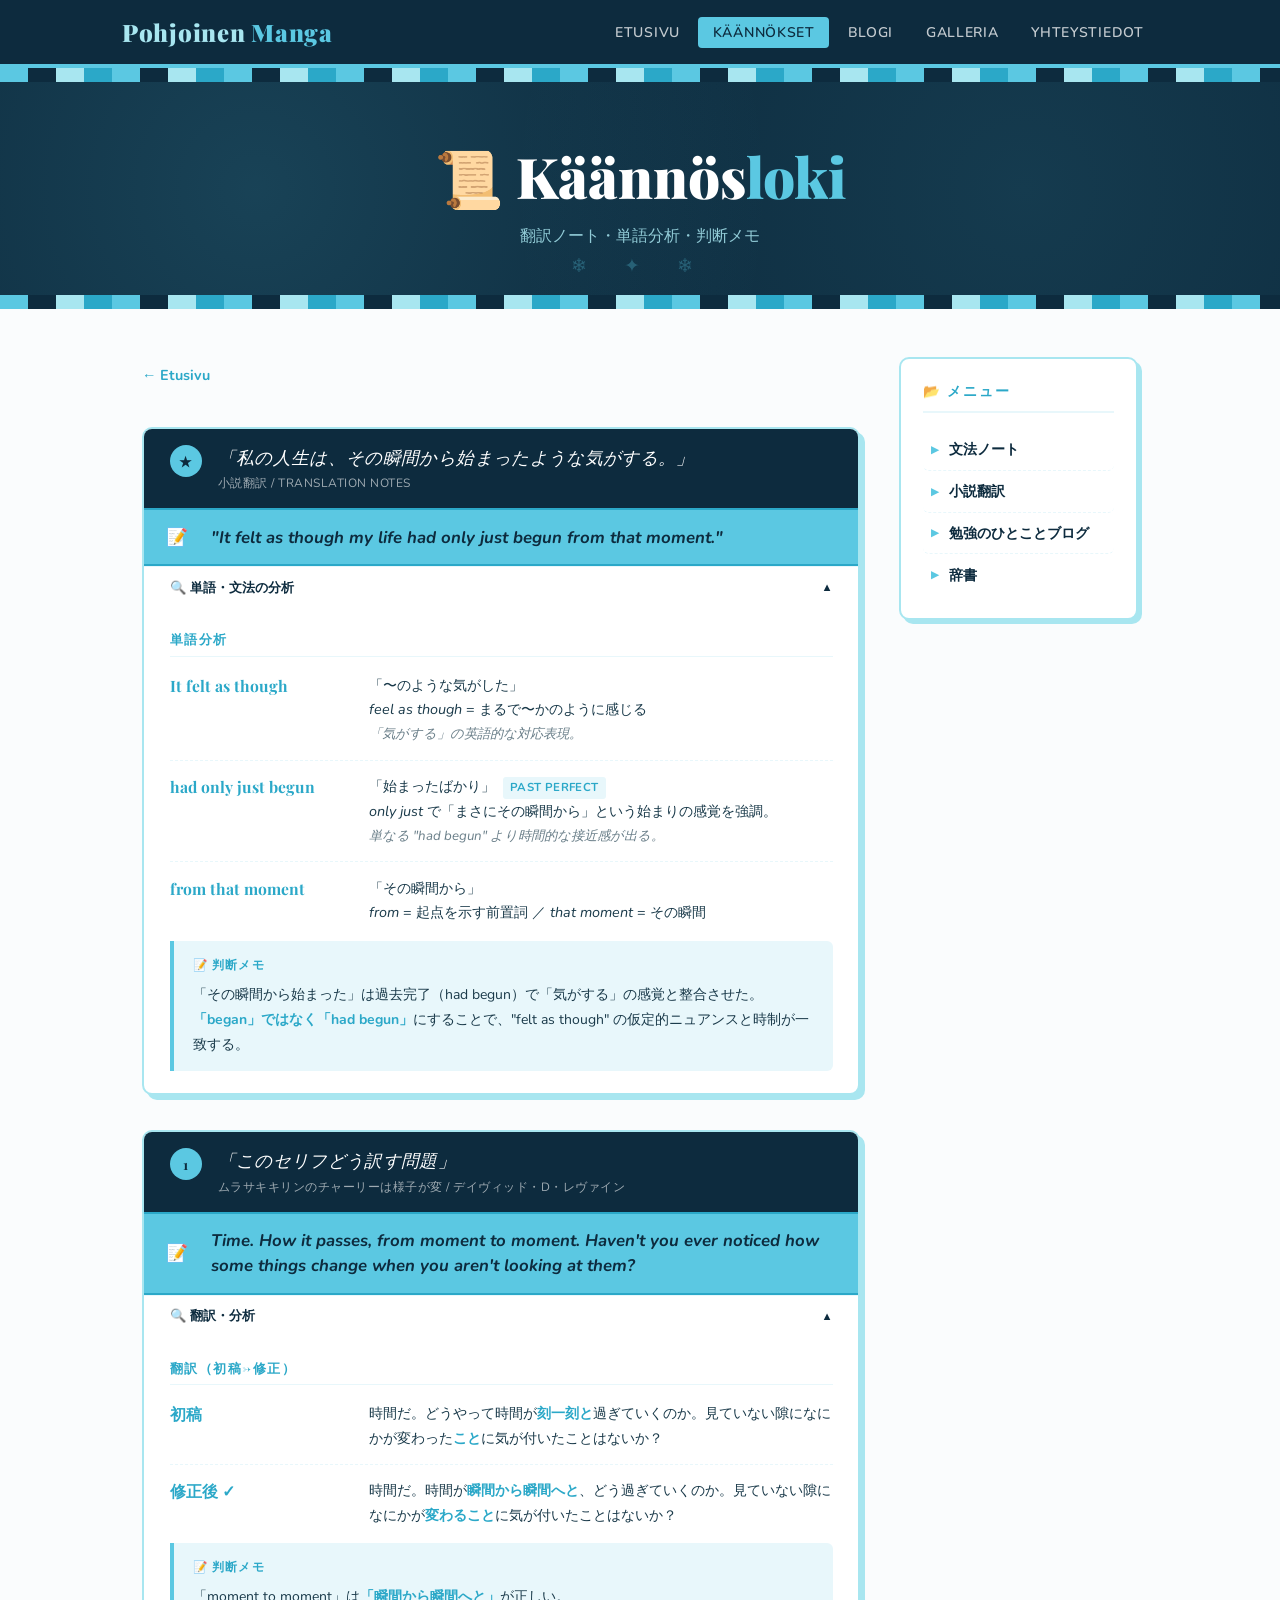
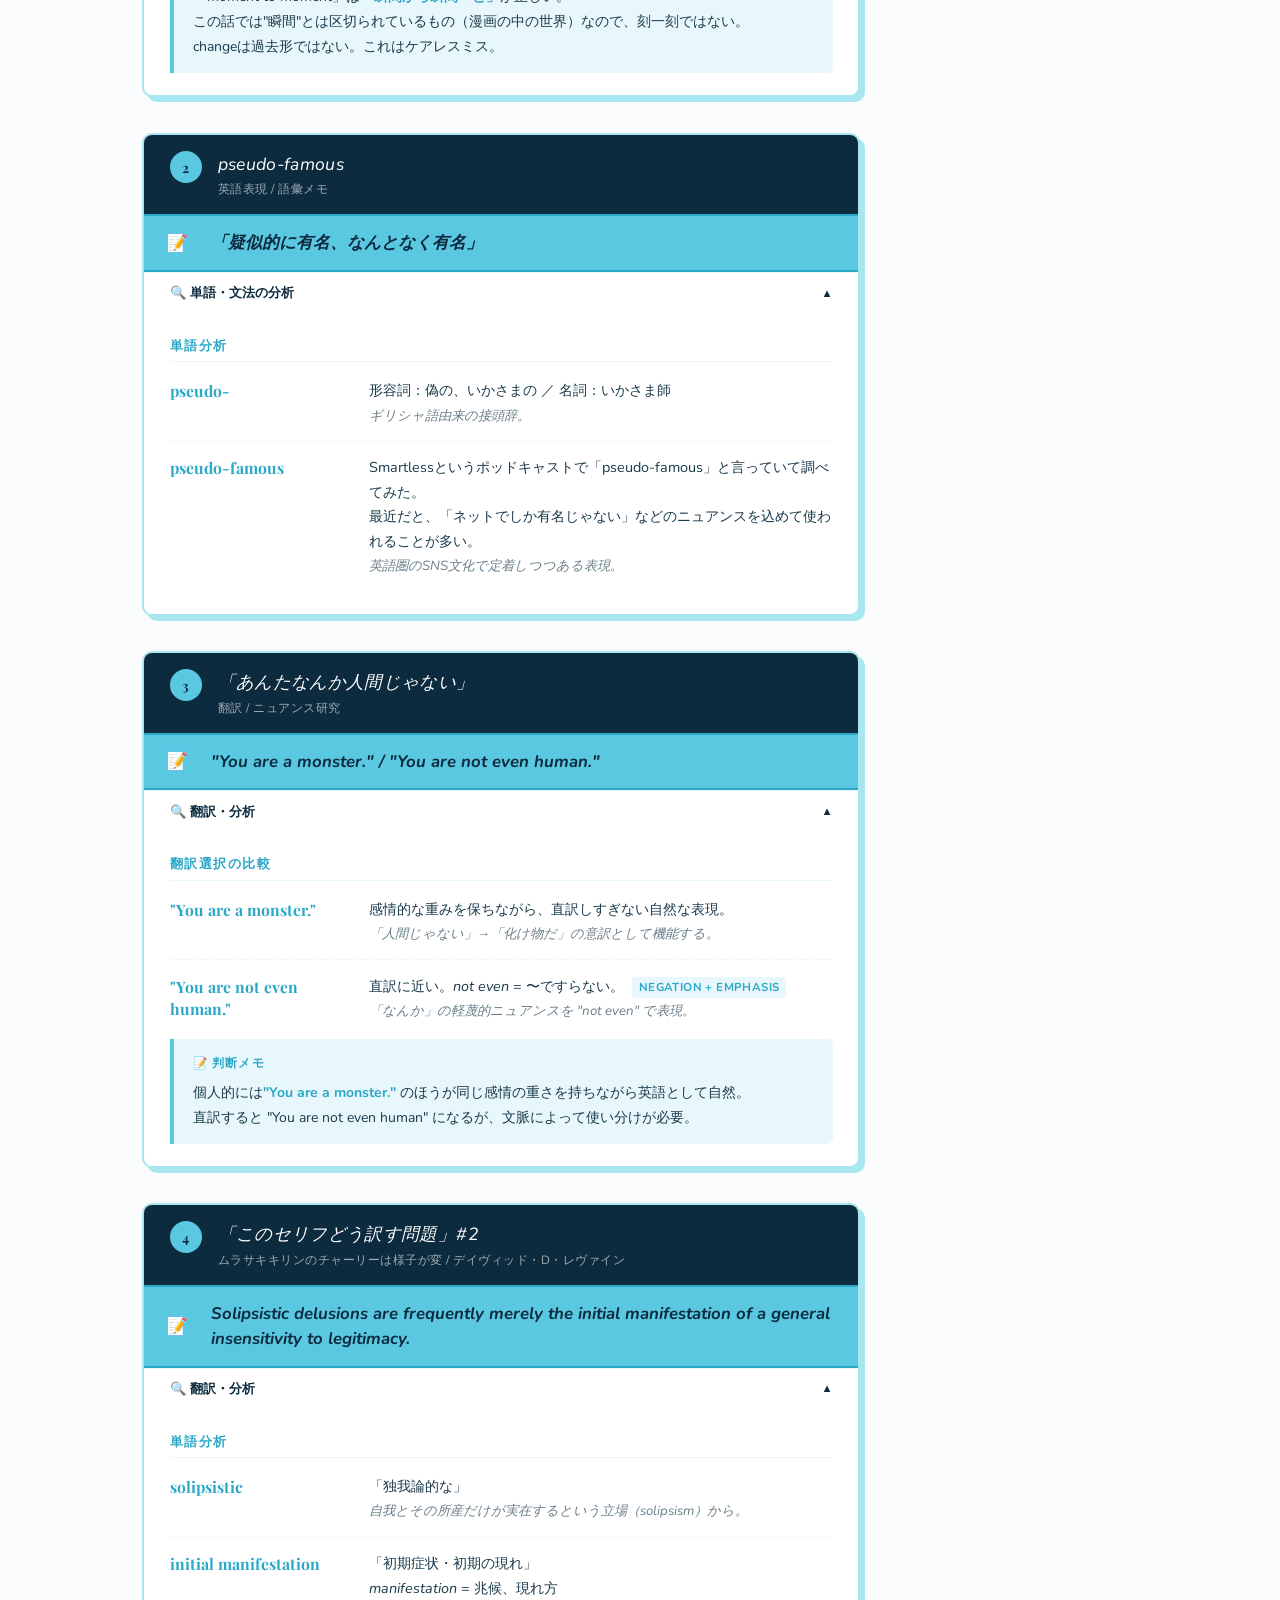
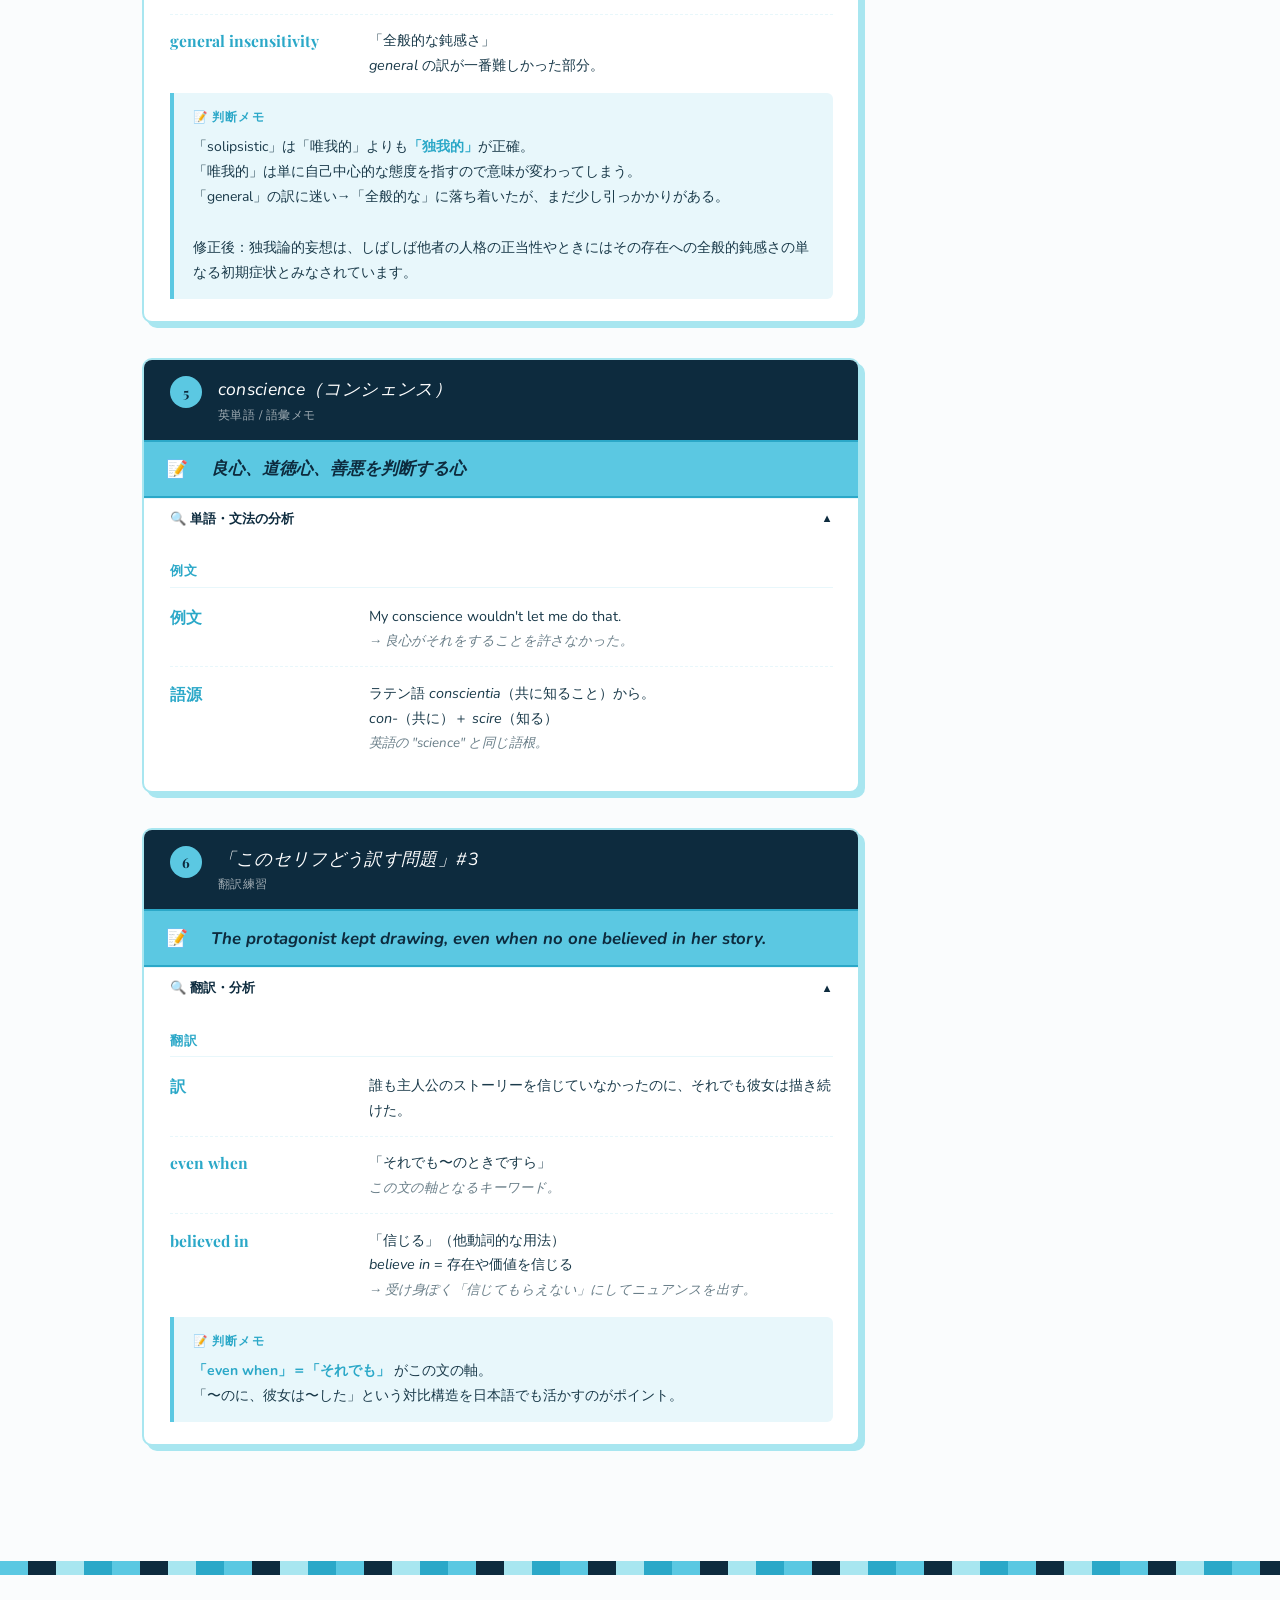
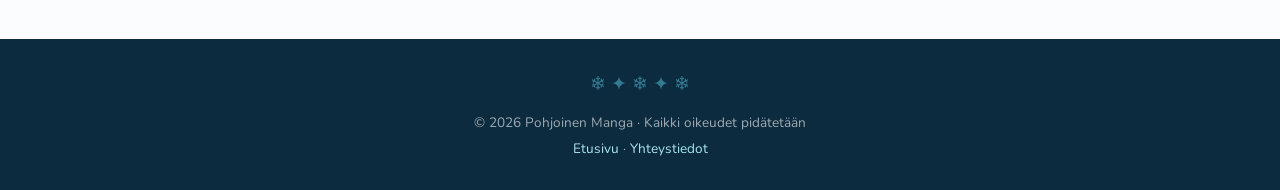
<file: translation.html>
<!DOCTYPE html>
<html lang="fi">
<head>
  <meta charset="UTF-8" />
  <meta name="viewport" content="width=device-width, initial-scale=1.0" />
  <title>Käännösloki – Pohjoinen Manga</title>
  <link href="https://fonts.googleapis.com/css2?family=Playfair+Display:ital,wght@0,700;1,400&family=Nunito:wght@400;600;700;900&display=swap" rel="stylesheet">
  <link rel="stylesheet" href="style.css" />
  <style>

    /* ── STRIPE BAR ── */
    .stripe-bar {
      height: 14px;
      background-image: repeating-linear-gradient(
        90deg,
        var(--sky)       0px,  var(--sky)       28px,
        var(--midnight)  28px, var(--midnight)   56px,
        var(--sky-light) 56px, var(--sky-light)  84px,
        var(--sky-deep)  84px, var(--sky-deep)  112px
      );
    }

    /* ── LAYOUT (main + sidebar) ── */
    .layout {
      max-width: 1060px;
      margin: 3rem auto 5rem;
      padding: 0 2rem;
      display: flex;
      gap: 2.4rem;
      align-items: flex-start;
    }
    .main-col  { flex: 3; min-width: 0; }
    .sidebar-col { flex: 1; min-width: 200px; }

    /* ── SIDEBAR ── */
    .sidebar-block {
      background: #fff;
      border: 2px solid var(--sky-light);
      border-radius: 10px;
      box-shadow: 4px 4px 0 var(--sky-light);
      padding: 1.4rem;
      margin-bottom: 1.4rem;
      position: sticky;
      top: 84px;
    }
    .sidebar-block h3 {
      font-family: 'Playfair Display', serif;
      font-size: .85rem;
      font-weight: 700;
      letter-spacing: 2px;
      text-transform: uppercase;
      color: var(--sky-deep);
      margin-bottom: 1rem;
      padding-bottom: .6rem;
      border-bottom: 2px solid var(--sky-pale);
    }
    .sidebar-link {
      display: flex;
      align-items: center;
      gap: .6rem;
      text-decoration: none;
      color: var(--midnight);
      font-family: 'Nunito', sans-serif;
      font-size: .9rem;
      font-weight: 700;
      padding: .65rem .5rem;
      border-radius: 6px;
      border-bottom: 1px dashed var(--sky-pale);
      transition: background .2s, color .2s, padding-left .2s;
    }
    .sidebar-link:last-child { border-bottom: none; }
    .sidebar-link::before {
      content: '▶';
      font-size: .6rem;
      color: var(--sky);
      flex-shrink: 0;
    }
    .sidebar-link:hover {
      background: var(--sky-pale);
      color: var(--sky-deep);
      padding-left: .9rem;
    }

    /* ── BACK LINK ── */
    .back-link {
      display: inline-flex;
      align-items: center;
      gap: .4rem;
      color: var(--sky-deep);
      text-decoration: none;
      font-weight: 700;
      font-size: .9rem;
      margin-bottom: 2rem;
      padding: 8px 0;
      border-bottom: 2px solid transparent;
      transition: border-color .2s;
    }
    .back-link:hover { border-color: var(--sky); }

    /* ── NOTE CARD ── */
    .note-card {
      background: #fff;
      border: 2px solid var(--sky-light);
      border-radius: 10px;
      box-shadow: 5px 5px 0 var(--sky-light);
      margin-bottom: 2.2rem;
      overflow: hidden;
      transition: box-shadow .2s, transform .2s;
      opacity: 0;
      transform: translateY(24px);
      transition: opacity .55s ease, transform .55s ease, box-shadow .2s, box-shadow .2s;
    }
    .note-card.revealed {
      opacity: 1;
      transform: none;
    }
    .note-card:hover {
      box-shadow: 7px 7px 0 var(--sky);
      transform: translate(-2px, -2px);
    }

    /* ── CARD HEADER ── */
    .note-header {
      background: var(--midnight);
      color: #fff;
      padding: 1rem 1.6rem;
      display: flex;
      align-items: flex-start;
      gap: 1rem;
    }
    .note-number {
      background: var(--sky);
      color: var(--midnight);
      font-family: 'Playfair Display', serif;
      font-weight: 700;
      font-size: .85rem;
      border-radius: 50%;
      width: 32px;
      height: 32px;
      flex-shrink: 0;
      display: flex;
      align-items: center;
      justify-content: center;
    }
    .note-jp {
      font-size: 1.1rem;
      font-style: italic;
      line-height: 1.5;
      font-family: 'Nunito', sans-serif;
      letter-spacing: .02em;
    }
    .note-jp small {
      display: block;
      font-size: .75rem;
      opacity: .6;
      font-style: normal;
      margin-top: 3px;
      letter-spacing: .5px;
      text-transform: uppercase;
    }

    /* ── TRANSLATION BAND ── */
    .note-trans {
      background: var(--sky);
      color: var(--midnight);
      padding: .9rem 1.6rem .9rem 4.2rem;
      font-size: 1.05rem;
      font-style: italic;
      line-height: 1.5;
      border-top: 2px solid var(--sky-deep);
      border-bottom: 2px solid var(--sky-deep);
      position: relative;
      font-family: 'Nunito', sans-serif;
      font-weight: 700;
    }
    .note-trans::before {
      content: '📝';
      position: absolute;
      left: 1.4rem;
      top: 50%;
      transform: translateY(-50%);
      font-size: 1.1rem;
      font-style: normal;
    }

    /* ── ACCORDION TOGGLE ── */
    .toggle-btn {
      background: none;
      border: none;
      color: var(--midnight);
      cursor: pointer;
      font-family: 'Nunito', sans-serif;
      font-size: .82rem;
      font-weight: 700;
      padding: .7rem 1.6rem;
      width: 100%;
      text-align: left;
      border-top: 1px solid var(--sky-pale);
      display: flex;
      align-items: center;
      gap: .5rem;
      transition: background .15s;
    }
    .toggle-btn:hover { background: var(--sky-pale); }
    .toggle-btn .arrow { font-size: .7rem; margin-left: auto; }

    /* ── BREAKDOWN BODY ── */
    .note-body { display: none; padding: 1.4rem 1.6rem; }
    .note-body.open { display: block; }

    .breakdown-title {
      font-family: 'Playfair Display', serif;
      font-size: .82rem;
      font-weight: 700;
      letter-spacing: 1.5px;
      text-transform: uppercase;
      color: var(--sky-deep);
      margin-bottom: 1rem;
      padding-bottom: .4rem;
      border-bottom: 1px solid var(--sky-pale);
    }

    /* ── WORD ROW ── */
    .word-row {
      display: grid;
      grid-template-columns: 180px 1fr;
      gap: .4rem 1.2rem;
      margin-bottom: .85rem;
      align-items: start;
    }
    .word-it {
      font-weight: 700;
      color: var(--sky-deep);
      font-family: 'Playfair Display', serif;
      font-size: .98rem;
      line-height: 1.4;
      padding-top: 2px;
    }
    .word-desc {
      font-size: .9rem;
      line-height: 1.7;
      color: var(--text);
    }
    .word-desc .jp-ref {
      font-style: italic;
      opacity: .65;
      font-size: .83rem;
    }
    .word-desc .grammar {
      display: inline-block;
      background: var(--sky-pale);
      color: var(--sky-deep);
      border-radius: 3px;
      font-size: .72rem;
      font-weight: 700;
      padding: 1px 7px;
      margin-left: 4px;
      letter-spacing: .4px;
      text-transform: uppercase;
      vertical-align: middle;
    }
    .word-row + .word-row {
      border-top: 1px dashed var(--sky-pale);
      padding-top: .85rem;
    }

    /* ── MEMO BOX (判断メモ) ── */
    .memo-box {
      background: var(--sky-pale);
      border-left: 4px solid var(--sky);
      border-radius: 0 6px 6px 0;
      padding: .85rem 1.2rem;
      margin-top: 1rem;
      font-size: .875rem;
      line-height: 1.8;
      color: var(--text);
    }
    .memo-label {
      font-family: 'Nunito', sans-serif;
      font-size: .72rem;
      font-weight: 900;
      letter-spacing: .1em;
      text-transform: uppercase;
      color: var(--sky-deep);
      margin-bottom: .4rem;
    }
    .memo-box strong { color: var(--sky-deep); }

    @media (max-width: 760px) {
      .layout { flex-direction: column; padding: 0 1rem; }
      .sidebar-col { width: 100%; }
      .sidebar-block { position: static; }
      .word-row { grid-template-columns: 1fr; gap: .2rem; }
      .note-header { flex-direction: column; gap: .5rem; }
    }
  </style>
</head>
<body>

<nav>
  <div class="nav-inner">
    <a class="nav-logo" href="index.html">Pohjoinen <span>Manga</span></a>
    <ul class="nav-links">
      <li><a href="index.html">Etusivu</a></li>
      <li><a href="translation.html" class="active">Käännökset</a></li>
      <li><a href="blog.html">Blogi</a></li>
      <li><a href="gallery.html">Galleria</a></li>
      <li><a href="contact.html">Yhteystiedot</a></li>
    </ul>
  </div>
</nav>

<div class="stripe-bar"></div>

<div class="page-hero">
  <h1>📜 Käännös<span>loki</span></h1>
  <p>翻訳ノート・単語分析・判断メモ</p>
</div>

<div class="stripe-bar"></div>

<div class="layout">

  <!-- ── LEFT: Main content ── -->
  <div class="main-col">

    <a class="back-link" href="index.html">← Etusivu</a>

    <!-- ★ 小説翻訳 -->
    <div class="note-card reveal">
      <div class="note-header">
        <div class="note-number">★</div>
        <div class="note-jp">
          「私の人生は、その瞬間から始まったような気がする。」
          <small>小説翻訳 / Translation notes</small>
        </div>
      </div>
      <div class="note-trans">
        "It felt as though my life had only just begun from that moment."
      </div>
      <button class="toggle-btn open" onclick="toggleNote(this)">
        <span>🔍 単語・文法の分析</span><span class="arrow">▲</span>
      </button>
      <div class="note-body open">
        <div class="breakdown-title">単語分析</div>
        <div class="word-row">
          <div class="word-it">It felt as though</div>
          <div class="word-desc">
            「〜のような気がした」<br>
            <em>feel as though</em> = まるで〜かのように感じる<br>
            <span class="jp-ref">「気がする」の英語的な対応表現。</span>
          </div>
        </div>
        <div class="word-row">
          <div class="word-it">had only just begun</div>
          <div class="word-desc">
            「始まったばかり」
            <span class="grammar">past perfect</span><br>
            <em>only just</em> で「まさにその瞬間から」という始まりの感覚を強調。<br>
            <span class="jp-ref">単なる "had begun" より時間的な接近感が出る。</span>
          </div>
        </div>
        <div class="word-row">
          <div class="word-it">from that moment</div>
          <div class="word-desc">
            「その瞬間から」<br>
            <em>from</em> = 起点を示す前置詞 ／ <em>that moment</em> = その瞬間
          </div>
        </div>
        <div class="memo-box">
          <div class="memo-label">📝 判断メモ</div>
          「その瞬間から始まった」は過去完了（had begun）で「気がする」の感覚と整合させた。<br>
          <strong>「began」ではなく「had begun」</strong>にすることで、"felt as though" の仮定的ニュアンスと時制が一致する。
        </div>
      </div>
    </div>

    <!-- NOTE 1 -->
    <div class="note-card reveal">
      <div class="note-header">
        <div class="note-number">1</div>
        <div class="note-jp">
          「このセリフどう訳す問題」
          <small>ムラサキキリンのチャーリーは様子が変 / デイヴィッド・D・レヴァイン</small>
        </div>
      </div>
      <div class="note-trans">
        Time. How it passes, from moment to moment. Haven't you ever noticed how some things change when you aren't looking at them?
      </div>
      <button class="toggle-btn open" onclick="toggleNote(this)">
        <span>🔍 翻訳・分析</span><span class="arrow">▲</span>
      </button>
      <div class="note-body open">
        <div class="breakdown-title">翻訳（初稿→修正）</div>
        <div class="word-row">
          <div class="word-it">初稿</div>
          <div class="word-desc">
            時間だ。どうやって時間が<strong style="color:var(--sky-deep)">刻一刻と</strong>過ぎていくのか。見ていない隙になにかが変わった<strong style="color:var(--sky-deep)">こと</strong>に気が付いたことはないか？
          </div>
        </div>
        <div class="word-row">
          <div class="word-it">修正後 ✓</div>
          <div class="word-desc">
            時間だ。時間が<strong style="color:var(--sky-deep)">瞬間から瞬間へと</strong>、どう過ぎていくのか。見ていない隙になにかが<strong style="color:var(--sky-deep)">変わること</strong>に気が付いたことはないか？
          </div>
        </div>
        <div class="memo-box">
          <div class="memo-label">📝 判断メモ</div>
          「moment to moment」は<strong>「瞬間から瞬間へと」</strong>が正しい。<br>
          この話では"瞬間"とは区切られているもの（漫画の中の世界）なので、刻一刻ではない。<br>
          changeは過去形ではない。これはケアレスミス。
        </div>
      </div>
    </div>

    <!-- NOTE 2 -->
    <div class="note-card reveal">
      <div class="note-header">
        <div class="note-number">2</div>
        <div class="note-jp">
          pseudo-famous
          <small>英語表現 / 語彙メモ</small>
        </div>
      </div>
      <div class="note-trans">
        「疑似的に有名、なんとなく有名」
      </div>
      <button class="toggle-btn open" onclick="toggleNote(this)">
        <span>🔍 単語・文法の分析</span><span class="arrow">▲</span>
      </button>
      <div class="note-body open">
        <div class="breakdown-title">単語分析</div>
        <div class="word-row">
          <div class="word-it">pseudo-</div>
          <div class="word-desc">
            形容詞：偽の、いかさまの ／ 名詞：いかさま師<br>
            <span class="jp-ref">ギリシャ語由来の接頭辞。</span>
          </div>
        </div>
        <div class="word-row">
          <div class="word-it">pseudo-famous</div>
          <div class="word-desc">
            Smartlessというポッドキャストで「pseudo-famous」と言っていて調べてみた。<br>
            最近だと、「ネットでしか有名じゃない」などのニュアンスを込めて使われることが多い。<br>
            <span class="jp-ref">英語圏のSNS文化で定着しつつある表現。</span>
          </div>
        </div>
      </div>
    </div>

    <!-- NOTE 3 -->
    <div class="note-card reveal">
      <div class="note-header">
        <div class="note-number">3</div>
        <div class="note-jp">
          「あんたなんか人間じゃない」
          <small>翻訳 / ニュアンス研究</small>
        </div>
      </div>
      <div class="note-trans">
        "You are a monster." / "You are not even human."
      </div>
      <button class="toggle-btn open" onclick="toggleNote(this)">
        <span>🔍 翻訳・分析</span><span class="arrow">▲</span>
      </button>
      <div class="note-body open">
        <div class="breakdown-title">翻訳選択の比較</div>
        <div class="word-row">
          <div class="word-it">"You are a monster."</div>
          <div class="word-desc">
            感情的な重みを保ちながら、直訳しすぎない自然な表現。<br>
            <span class="jp-ref">「人間じゃない」→「化け物だ」の意訳として機能する。</span>
          </div>
        </div>
        <div class="word-row">
          <div class="word-it">"You are not even human."</div>
          <div class="word-desc">
            直訳に近い。<em>not even</em> = 〜ですらない。
            <span class="grammar">negation + emphasis</span><br>
            <span class="jp-ref">「なんか」の軽蔑的ニュアンスを "not even" で表現。</span>
          </div>
        </div>
        <div class="memo-box">
          <div class="memo-label">📝 判断メモ</div>
          個人的には<strong>"You are a monster."</strong> のほうが同じ感情の重さを持ちながら英語として自然。<br>
          直訳すると "You are not even human" になるが、文脈によって使い分けが必要。
        </div>
      </div>
    </div>

    <!-- NOTE 4 -->
    <div class="note-card reveal">
      <div class="note-header">
        <div class="note-number">4</div>
        <div class="note-jp">
          「このセリフどう訳す問題」#2
          <small>ムラサキキリンのチャーリーは様子が変 / デイヴィッド・D・レヴァイン</small>
        </div>
      </div>
      <div class="note-trans">
        Solipsistic delusions are frequently merely the initial manifestation of a general insensitivity to legitimacy.
      </div>
      <button class="toggle-btn open" onclick="toggleNote(this)">
        <span>🔍 翻訳・分析</span><span class="arrow">▲</span>
      </button>
      <div class="note-body open">
        <div class="breakdown-title">単語分析</div>
        <div class="word-row">
          <div class="word-it">solipsistic</div>
          <div class="word-desc">
            「独我論的な」<br>
            <span class="jp-ref">自我とその所産だけが実在するという立場（solipsism）から。</span>
          </div>
        </div>
        <div class="word-row">
          <div class="word-it">initial manifestation</div>
          <div class="word-desc">
            「初期症状・初期の現れ」<br>
            <em>manifestation</em> = 兆候、現れ方
          </div>
        </div>
        <div class="word-row">
          <div class="word-it">general insensitivity</div>
          <div class="word-desc">
            「全般的な鈍感さ」<br>
            <em>general</em> の訳が一番難しかった部分。
          </div>
        </div>
        <div class="memo-box">
          <div class="memo-label">📝 判断メモ</div>
          「solipsistic」は「唯我的」よりも<strong>「独我的」</strong>が正確。<br>
          「唯我的」は単に自己中心的な態度を指すので意味が変わってしまう。<br>
          「general」の訳に迷い→「全般的な」に落ち着いたが、まだ少し引っかかりがある。<br><br>
          修正後：独我論的妄想は、しばしば他者の人格の正当性やときにはその存在への全般的鈍感さの単なる初期症状とみなされています。
        </div>
      </div>
    </div>

    <!-- NOTE 5 -->
    <div class="note-card reveal">
      <div class="note-header">
        <div class="note-number">5</div>
        <div class="note-jp">
          conscience（コンシェンス）
          <small>英単語 / 語彙メモ</small>
        </div>
      </div>
      <div class="note-trans">
        良心、道徳心、善悪を判断する心
      </div>
      <button class="toggle-btn open" onclick="toggleNote(this)">
        <span>🔍 単語・文法の分析</span><span class="arrow">▲</span>
      </button>
      <div class="note-body open">
        <div class="breakdown-title">例文</div>
        <div class="word-row">
          <div class="word-it">例文</div>
          <div class="word-desc">
            My conscience wouldn't let me do that.<br>
            <span class="jp-ref">→ 良心がそれをすることを許さなかった。</span>
          </div>
        </div>
        <div class="word-row">
          <div class="word-it">語源</div>
          <div class="word-desc">
            ラテン語 <em>conscientia</em>（共に知ること）から。<br>
            <em>con-</em>（共に）＋ <em>scire</em>（知る）<br>
            <span class="jp-ref">英語の "science" と同じ語根。</span>
          </div>
        </div>
      </div>
    </div>

    <!-- NOTE 6 -->
    <div class="note-card reveal">
      <div class="note-header">
        <div class="note-number">6</div>
        <div class="note-jp">
          「このセリフどう訳す問題」#3
          <small>翻訳練習</small>
        </div>
      </div>
      <div class="note-trans">
        The protagonist kept drawing, even when no one believed in her story.
      </div>
      <button class="toggle-btn open" onclick="toggleNote(this)">
        <span>🔍 翻訳・分析</span><span class="arrow">▲</span>
      </button>
      <div class="note-body open">
        <div class="breakdown-title">翻訳</div>
        <div class="word-row">
          <div class="word-it">訳</div>
          <div class="word-desc">
            誰も主人公のストーリーを信じていなかったのに、それでも彼女は描き続けた。
          </div>
        </div>
        <div class="word-row">
          <div class="word-it">even when</div>
          <div class="word-desc">
            「それでも〜のときですら」<br>
            <span class="jp-ref">この文の軸となるキーワード。</span>
          </div>
        </div>
        <div class="word-row">
          <div class="word-it">believed in</div>
          <div class="word-desc">
            「信じる」（他動詞的な用法）<br>
            <em>believe in</em> = 存在や価値を信じる<br>
            <span class="jp-ref">→ 受け身ぽく「信じてもらえない」にしてニュアンスを出す。</span>
          </div>
        </div>
        <div class="memo-box">
          <div class="memo-label">📝 判断メモ</div>
          <strong>「even when」＝「それでも」</strong> がこの文の軸。<br>
          「〜のに、彼女は〜した」という対比構造を日本語でも活かすのがポイント。
        </div>
      </div>
    </div>

  </div><!-- /main-col -->

  <!-- ── RIGHT: Sidebar ── -->
  <aside class="sidebar-col">
    <div class="sidebar-block">
      <h3>📂 メニュー</h3>
      <a class="sidebar-link" href="grammar.html">文法ノート</a>
      <a class="sidebar-link" href="novel.html">小説翻訳</a>
      <a class="sidebar-link" href="studyblog.html">勉強のひとことブログ</a>
      <a class="sidebar-link" href="dictionary.html">辞書</a>
    </div>
  </aside>

</div><!-- /layout -->

<div class="stripe-bar"></div>

<footer>
  <div class="footer-pattern">❄ ✦ ❄ ✦ ❄</div>
  <p>© 2026 Pohjoinen Manga · Kaikki oikeudet pidätetään</p>
  <p style="margin-top:0.4rem;"><a href="index.html">Etusivu</a> · <a href="contact.html">Yhteystiedot</a></p>
</footer>

<script>
  function toggleNote(btn) {
    const body = btn.nextElementSibling;
    body.classList.toggle('open');
    btn.classList.toggle('open');
    btn.querySelector('.arrow').textContent = body.classList.contains('open') ? '▲' : '▼';
  }

  const observer = new IntersectionObserver(entries => {
    entries.forEach(e => { if (e.isIntersecting) e.target.classList.add('revealed'); });
  }, { threshold: .1 });
  document.querySelectorAll('.note-card').forEach(el => observer.observe(el));
</script>

</body>
</html>
</file>
<file: style.css>
@import url('https://fonts.googleapis.com/css2?family=Playfair+Display:wght@400;700;900&family=Nunito:wght@300;400;600;700&display=swap');

:root {
  --sky: #5BC8E2;
  --sky-light: #A8E6F0;
  --sky-pale: #E8F7FB;
  --sky-deep: #2BA8C8;
  --midnight: #0D2B3E;
  --birch: #F5EDD6;
  --snow: #FAFCFD;
  --pine: #2D6A4F;
  --berry: #C0392B;
  --gold: #E8A838;
  --text: #1A3A4A;
  --text-light: #5a7a8a;
}

* {
  margin: 0;
  padding: 0;
  box-sizing: border-box;
}

html {
  scroll-behavior: smooth;
}

body {
  font-family: 'Nunito', sans-serif;
  background-color: var(--snow);
  color: var(--text);
  min-height: 100vh;
  overflow-x: hidden;
}

/* ===== NORDIC PATTERN BACKGROUND ===== */
.nordic-pattern {
  background-color: var(--sky-pale);
  background-image:
    repeating-linear-gradient(
      0deg,
      transparent,
      transparent 30px,
      rgba(91, 200, 226, 0.08) 30px,
      rgba(91, 200, 226, 0.08) 32px
    ),
    repeating-linear-gradient(
      90deg,
      transparent,
      transparent 30px,
      rgba(91, 200, 226, 0.08) 30px,
      rgba(91, 200, 226, 0.08) 32px
    );
}

/* ===== NAV ===== */
nav {
  background: var(--midnight);
  position: sticky;
  top: 0;
  z-index: 100;
  border-bottom: 4px solid var(--sky);
}

.nav-inner {
  max-width: 1100px;
  margin: 0 auto;
  display: flex;
  align-items: center;
  justify-content: space-between;
  padding: 0 2rem;
  height: 64px;
}

.nav-logo {
  font-family: 'Playfair Display', serif;
  font-size: 1.5rem;
  font-weight: 900;
  color: var(--sky-light);
  text-decoration: none;
  letter-spacing: 0.03em;
}

.nav-logo span {
  color: var(--sky);
}

.nav-links {
  display: flex;
  gap: 0.25rem;
  list-style: none;
}

.nav-links a {
  color: rgba(255,255,255,0.75);
  text-decoration: none;
  font-size: 0.875rem;
  font-weight: 600;
  letter-spacing: 0.05em;
  text-transform: uppercase;
  padding: 0.4rem 0.9rem;
  border-radius: 4px;
  transition: background 0.2s, color 0.2s;
}

.nav-links a:hover,
.nav-links a.active {
  background: var(--sky);
  color: var(--midnight);
}

/* ===== HERO STRIPE ===== */
.hero-stripe {
  background: var(--sky);
  height: 8px;
}

/* ===== PAGE HERO ===== */
.page-hero {
  background: var(--midnight);
  padding: 3.5rem 2rem 3rem;
  text-align: center;
  position: relative;
  overflow: hidden;
}

.page-hero::before {
  content: '';
  position: absolute;
  inset: 0;
  background-image:
    radial-gradient(circle at 20% 50%, rgba(91,200,226,0.15) 0%, transparent 50%),
    radial-gradient(circle at 80% 50%, rgba(91,200,226,0.10) 0%, transparent 50%);
}

/* Snowflake-like decorative diamonds */
.page-hero::after {
  content: '❄ ✦ ❄';
  position: absolute;
  bottom: 1rem;
  left: 50%;
  transform: translateX(-50%);
  color: rgba(91,200,226,0.3);
  font-size: 1.2rem;
  letter-spacing: 1rem;
}

.page-hero h1 {
  font-family: 'Playfair Display', serif;
  font-size: clamp(2rem, 5vw, 3.5rem);
  font-weight: 900;
  color: #fff;
  position: relative;
}

.page-hero h1 span {
  color: var(--sky);
}

.page-hero p {
  color: var(--sky-light);
  margin-top: 0.75rem;
  font-size: 1rem;
  opacity: 0.85;
  position: relative;
}

/* ===== MARIMEKKO DIVIDER ===== */
.mm-divider {
  display: flex;
  height: 16px;
  overflow: hidden;
}

.mm-divider span {
  flex: 1;
}
.mm-divider span:nth-child(1) { background: var(--sky); }
.mm-divider span:nth-child(2) { background: var(--sky-deep); }
.mm-divider span:nth-child(3) { background: var(--midnight); }
.mm-divider span:nth-child(4) { background: var(--sky); }
.mm-divider span:nth-child(5) { background: var(--sky-light); }
.mm-divider span:nth-child(6) { background: var(--sky-deep); }
.mm-divider span:nth-child(7) { background: var(--midnight); }
.mm-divider span:nth-child(8) { background: var(--sky); }

/* ===== MAIN CONTENT ===== */
.main-content {
  max-width: 1100px;
  margin: 0 auto;
  padding: 3rem 2rem;
}

/* ===== CARDS ===== */
.card {
  background: #fff;
  border-radius: 12px;
  overflow: hidden;
  box-shadow: 0 2px 16px rgba(13,43,62,0.08);
  transition: transform 0.25s, box-shadow 0.25s;
}

.card:hover {
  transform: translateY(-4px);
  box-shadow: 0 8px 32px rgba(13,43,62,0.14);
}

/* ===== TAG BADGE ===== */
.badge {
  display: inline-block;
  background: var(--sky);
  color: var(--midnight);
  font-size: 0.7rem;
  font-weight: 700;
  letter-spacing: 0.08em;
  text-transform: uppercase;
  padding: 0.2rem 0.6rem;
  border-radius: 20px;
}

.badge.pine { background: var(--pine); color: #fff; }
.badge.gold { background: var(--gold); color: var(--midnight); }

/* ===== BUTTONS ===== */
.btn {
  display: inline-block;
  padding: 0.65rem 1.5rem;
  border-radius: 6px;
  font-family: 'Nunito', sans-serif;
  font-weight: 700;
  font-size: 0.875rem;
  letter-spacing: 0.04em;
  cursor: pointer;
  border: none;
  text-decoration: none;
  transition: background 0.2s, transform 0.15s;
}

.btn:hover { transform: translateY(-1px); }

.btn-primary {
  background: var(--sky);
  color: var(--midnight);
}

.btn-primary:hover { background: var(--sky-deep); color: #fff; }

.btn-dark {
  background: var(--midnight);
  color: #fff;
}

.btn-dark:hover { background: #0a1f2e; }

.btn-outline {
  background: transparent;
  color: var(--sky-deep);
  border: 2px solid var(--sky);
}

.btn-outline:hover { background: var(--sky); color: var(--midnight); }

/* ===== SECTION TITLE ===== */
.section-title {
  font-family: 'Playfair Display', serif;
  font-size: 1.8rem;
  font-weight: 700;
  color: var(--midnight);
  margin-bottom: 0.4rem;
}

.section-title::after {
  content: '';
  display: block;
  width: 48px;
  height: 4px;
  background: var(--sky);
  margin-top: 0.5rem;
  border-radius: 2px;
}

/* ===== FOOTER ===== */
footer {
  background: var(--midnight);
  color: rgba(255,255,255,0.6);
  text-align: center;
  padding: 2rem;
  font-size: 0.85rem;
  margin-top: 4rem;
}

footer a { color: var(--sky-light); text-decoration: none; }
footer .footer-pattern {
  display: flex;
  justify-content: center;
  gap: 0.5rem;
  margin-bottom: 1rem;
  font-size: 1.2rem;
  color: var(--sky);
  opacity: 0.5;
}

/* ===== ANIMATIONS ===== */
@keyframes fadeUp {
  from { opacity: 0; transform: translateY(20px); }
  to   { opacity: 1; transform: translateY(0); }
}

.fade-up {
  animation: fadeUp 0.6s ease both;
}

.fade-up-1 { animation-delay: 0.1s; }
.fade-up-2 { animation-delay: 0.2s; }
.fade-up-3 { animation-delay: 0.3s; }
.fade-up-4 { animation-delay: 0.4s; }

/* ===== RESPONSIVE ===== */
@media (max-width: 680px) {
  .nav-links a { padding: 0.35rem 0.6rem; font-size: 0.75rem; }
  .main-content { padding: 2rem 1rem; }
}
</file>
